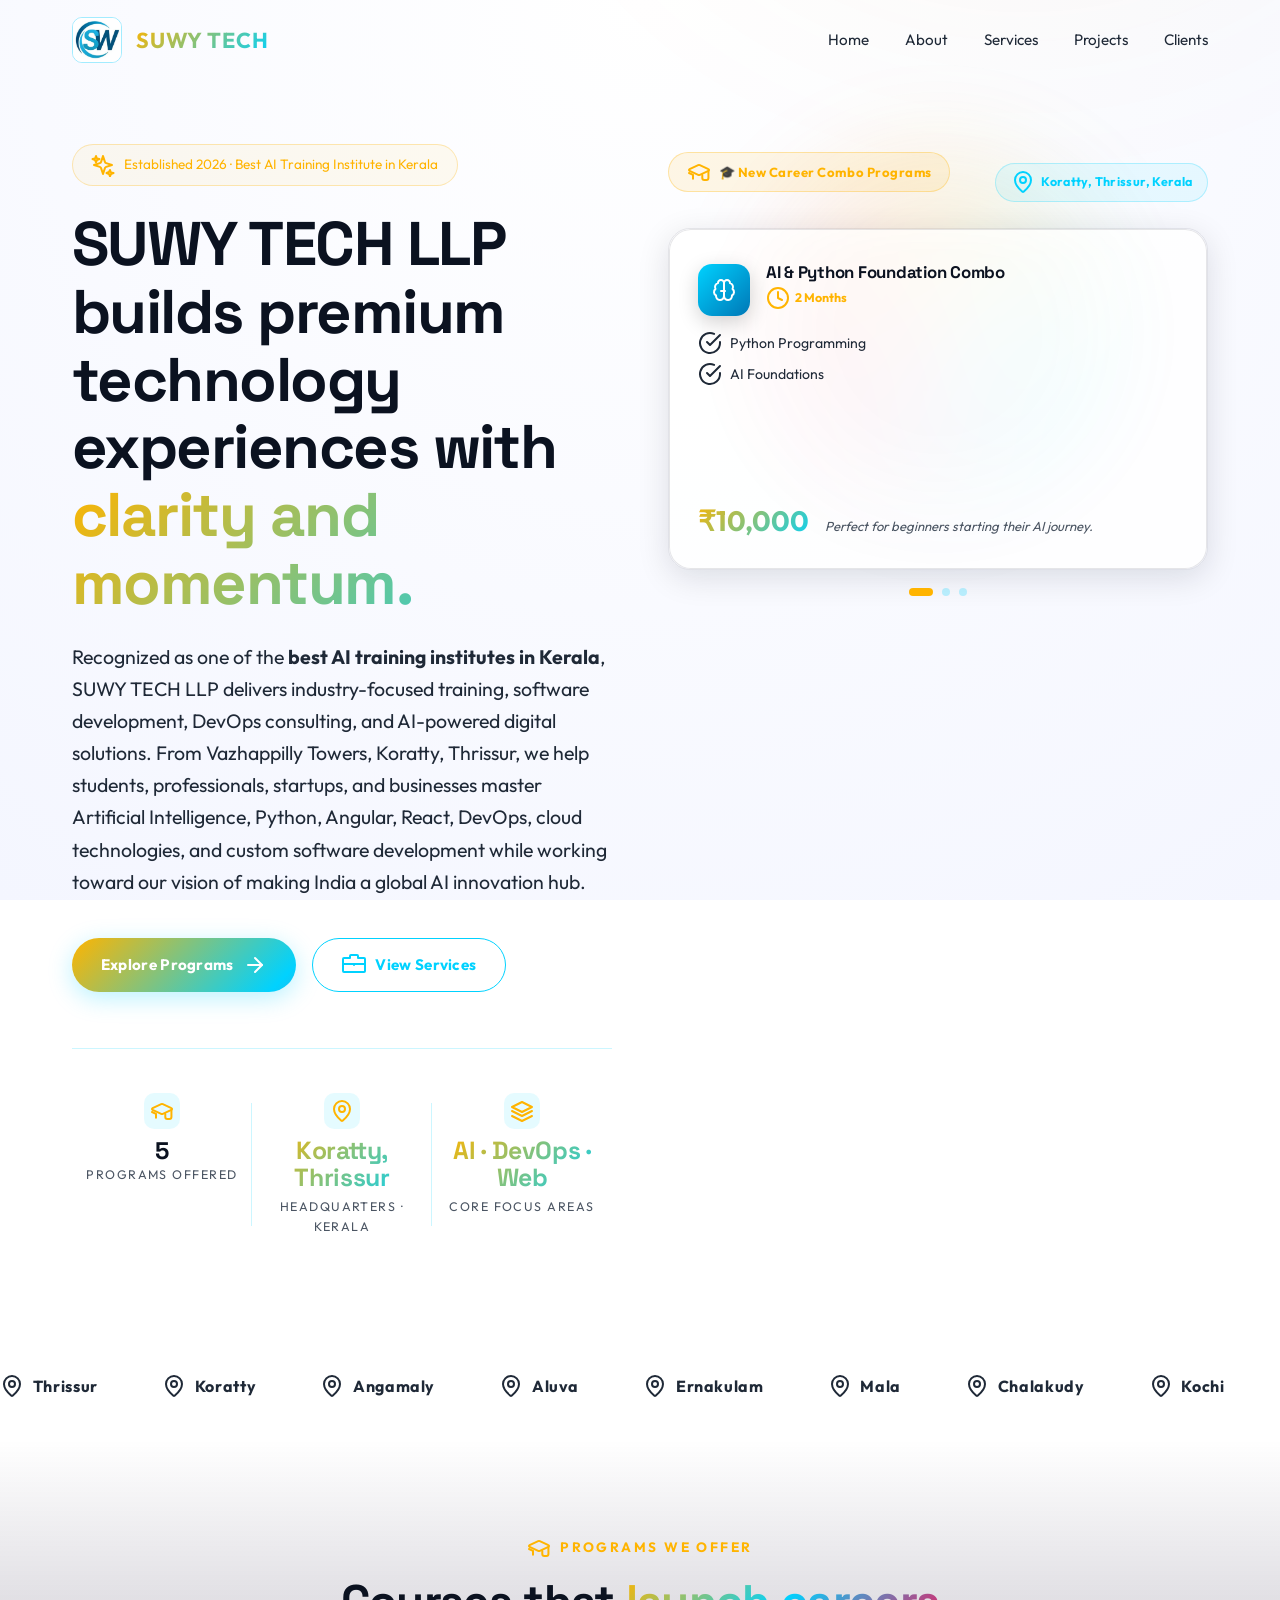
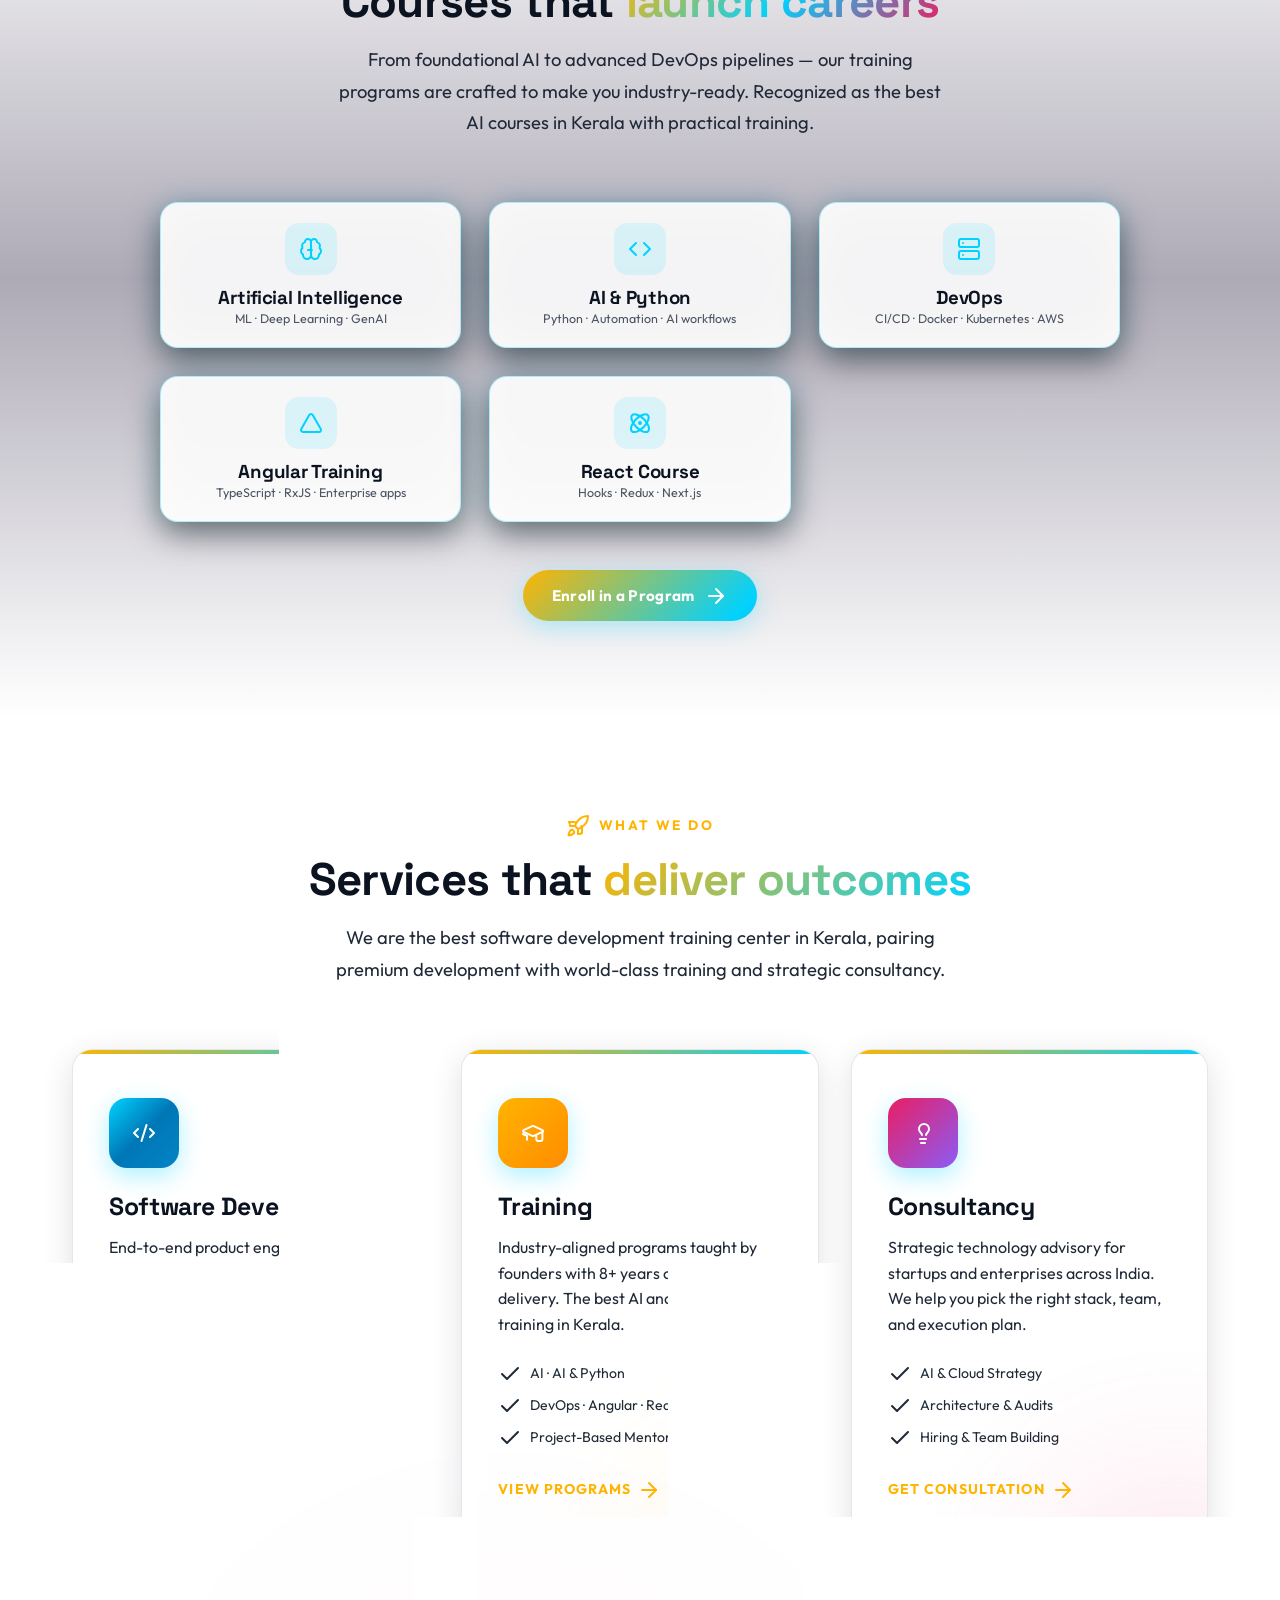
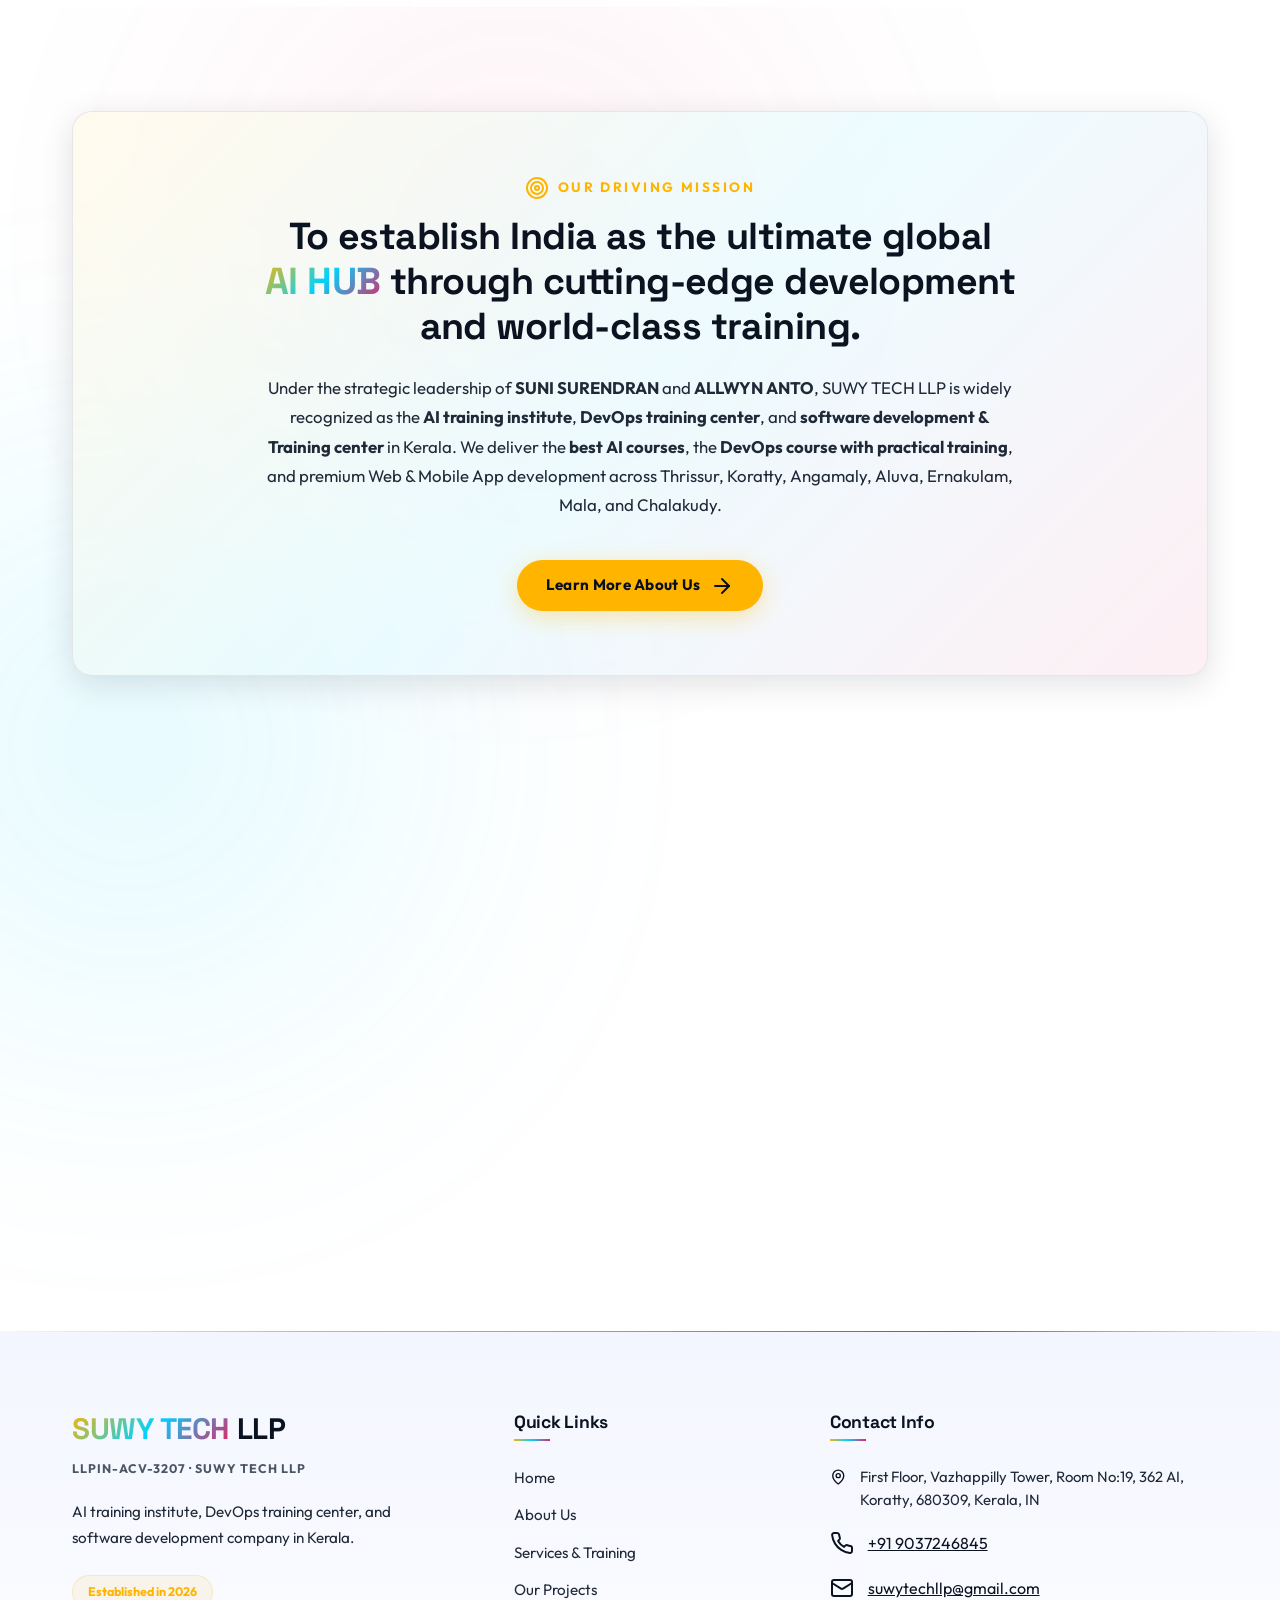
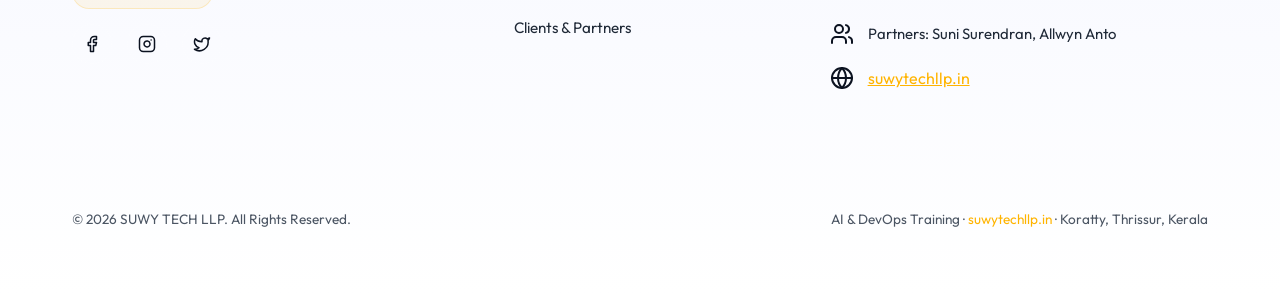
<file: index.html>
<!DOCTYPE html>
<html lang="en-IN">

<head>
  <meta charset="UTF-8">
  <meta name="viewport" content="width=device-width, initial-scale=1.0">
  <meta http-equiv="X-UA-Compatible" content="IE=edge">
  <title>Best Software Training in Kerala | AI & DevOps | SUWY TECH </title>
  <link rel="preconnect" href="https://fonts.googleapis.com">
  <link rel="preconnect" href="https://fonts.gstatic.com" crossorigin>
  <meta name="description"
    content="SUWY TECH LLP offers practical AI, Python, DevOps, Angular, and React training in Kerala with software development and tech consulting from Koratty, Thrissur.">
  <meta name="keywords"
    content="AI training institute Kerala, AI training institute Thrissur, AI course Kerala, DevOps training Kerala, DevOps training center Thrissur, software development training Kerala, python course Thrissur, angular training Kerala, react course Kerala, web development training, mobile app development Kerala, AI coaching Koratty, suwytechllp, SUWY TECH LLP, suwy tech llp, IT training Thrissur, software institute Koratty, Angamaly, Aluva, Ernakulam, Mala, Chalakudy">
  <meta name="author" content="SUWY TECH LLP">
  <meta name="robots" content="index, follow, max-image-preview:large, max-snippet:-1, max-video-preview:-1">
  <meta name="theme-color" content="#030712">
  <meta name="format-detection" content="telephone=no">
  <meta name="geo.region" content="IN-KL">
  <meta name="geo.placename" content="Thrissur, Kerala">
  <meta name="geo.position" content="10.2667;76.3500">
  <meta name="ICBM" content="10.2667, 76.3500">

  <!-- Open Graph -->
  <meta property="og:type" content="website">
  <meta property="og:site_name" content="SUWY TECH LLP">
  <meta property="og:title" content="SUWY TECH LLP | AI, Python, DevOps & Software Training in Kerala">
  <meta property="og:description"
    content="Practical AI, Python, DevOps, Angular, and React training in Kerala with software development and consulting from Koratty, Thrissur.">
  <meta property="og:url" content="https://suwytechllp.in/">
  <meta property="og:image" content="https://suwytechllp.in/assets/logo.webp">
  <meta property="og:image:alt" content="SUWY TECH LLP logo and branding">
  <meta property="og:image:width" content="1200">
  <meta property="og:image:height" content="630">
  <meta property="og:locale" content="en_IN">

  <!-- Twitter -->
  <meta name="twitter:card" content="summary_large_image">
  <meta name="twitter:title" content="SUWY TECH LLP | AI, Python, DevOps & Software Training in Kerala">
  <meta name="twitter:description"
    content="Practical AI, Python, DevOps, Angular, and React training in Kerala with software development and consulting from Koratty, Thrissur.">
  <meta name="twitter:image" content="https://suwytechllp.in/assets/logo.webp">
  <meta name="twitter:image:alt" content="SUWY TECH LLP logo and branding">
  <link rel="canonical" href="https://suwytechllp.in/" />
  <link rel="alternate" hreflang="en-in" href="https://suwytechllp.in/">
  <link rel="icon" type="image/webp" href="/assets/logo.webp">
  <link rel="apple-touch-icon" href="/assets/logo.webp">
  <link rel="stylesheet" href="css/styles.css">

  <!-- JSON-LD: Organization + LocalBusiness + Courses + Services -->
  <script type="application/ld+json">
  {
    "@context": "https://schema.org",
    "@graph": [
      {
        "@type": "Organization",
        "@id": "https://suwytechllp.in/#organization",
        "name": "SUWY TECH LLP",
        "alternateName": ["Suwytech LLP", "SUWY TECH", "suwytechllp"],
        "url": "https://suwytechllp.in",
        "logo": "https://suwytechllp.in/assets/logo.webp",
        "description": "Best AI training institute in Kerala, best DevOps training center, and best software development training center.",
        "email": "suwytechllp@gmail.com",
        "telephone": "+91-9037246845",
        "foundingDate": "2026",
        "founder": [
          { "@type": "Person", "name": "Suni Surendran" },
          { "@type": "Person", "name": "Allwyn Anto" }
        ],
        "sameAs": ["https://suwytechllp.in"]
      },
      {
        "@type": "LocalBusiness",
        "@id": "https://suwytechllp.in/#localbusiness",
        "name": "SUWY TECH LLP",
        "image": "https://suwytechllp.in/assets/logo.webp",
        "telephone": "+91-9037246845",
        "email": "suwytechllp@gmail.com",
        "priceRange": "$$",
        "address": {
          "@type": "PostalAddress",
          "streetAddress": "Vazhappilly Towers, Kinfra Park P O",
          "addressLocality": "Thrissur",
          "addressRegion": "Kerala",
          "postalCode": "680309",
          "addressCountry": "IN"
        },
        "geo": {
          "@type": "GeoCoordinates",
          "latitude": "10.2667",
          "longitude": "76.3500"
        },
        "areaServed": ["Thrissur", "Koratty", "Angamaly", "Aluva", "Ernakulam", "Mala", "Chalakudy", "Kerala", "India"],
        "openingHoursSpecification": {
          "@type": "OpeningHoursSpecification",
          "dayOfWeek": ["Monday", "Tuesday", "Wednesday", "Thursday", "Friday", "Saturday"],
          "opens": "09:00",
          "closes": "18:00"
        },
        "parentOrganization": { "@id": "https://suwytechllp.in/#organization" }
      },
      {
        "@type": "EducationalOrganization",
        "@id": "https://suwytechllp.in/#educational",
        "name": "SUWY TECH LLP - Best AI Training Institute",
        "url": "https://suwytechllp.in",
        "description": "Best AI training institute and best DevOps training center in Kerala offering practical training in AI, AI &amp; Python, DevOps, Angular, and React.",
        "address": {
          "@type": "PostalAddress",
          "streetAddress": "Vazhappilly Towers, Kinfra Park P O",
          "addressLocality": "Thrissur",
          "addressRegion": "Kerala",
          "postalCode": "680309",
          "addressCountry": "IN"
        }
      },
      {
        "@type": "Course",
        "name": "Artificial Intelligence (AI)",
        "description": "Best AI course with practical training covering machine learning, deep learning, and generative AI.",
        "provider": { "@id": "https://suwytechllp.in/#organization" }
      },
      {
        "@type": "Course",
        "name": "AI &amp; Python",
        "description": "Best Python course combined with AI fundamentals for hands-on automation and data workflows.",
        "provider": { "@id": "https://suwytechllp.in/#organization" }
      },
      {
        "@type": "Course",
        "name": "DevOps",
        "description": "Best DevOps course with practical training on CI/CD, Docker, Kubernetes, AWS, and Infrastructure as Code.",
        "provider": { "@id": "https://suwytechllp.in/#organization" }
      },
      {
        "@type": "Course",
        "name": "Angular Training",
        "description": "Best Angular training covering TypeScript, components, services, RxJS, and enterprise-grade applications.",
        "provider": { "@id": "https://suwytechllp.in/#organization" }
      },
      {
        "@type": "Course",
        "name": "React Course",
        "description": "Best React course with hooks, context, Redux, Next.js, and modern frontend architecture.",
        "provider": { "@id": "https://suwytechllp.in/#organization" }
      },
      {
        "@type": "Service",
        "name": "Software Development",
        "description": "Best software development training and product engineering services including Web &amp; Mobile App development.",
        "provider": { "@id": "https://suwytechllp.in/#organization" },
        "areaServed": ["Kerala", "India"],
        "serviceType": "Software Development"
      },
      {
        "@type": "Service",
        "name": "Professional Training",
        "description": "Best AI training, best DevOps training, best software development training in Kerala.",
        "provider": { "@id": "https://suwytechllp.in/#organization" },
        "areaServed": ["Kerala", "India"],
        "serviceType": "Professional Training"
      },
      {
        "@type": "Service",
        "name": "Consultancy",
        "description": "Technology consultancy for AI, DevOps, Web &amp; Mobile App development across India.",
        "provider": { "@id": "https://suwytechllp.in/#organization" },
        "areaServed": ["Kerala", "India"],
        "serviceType": "Consultancy"
      }
    ]
  }
  </script>

  <!-- FAQ Schema for rich search results -->
  <script type="application/ld+json">
  {
    "@context": "https://schema.org",
    "@type": "FAQPage",
    "mainEntity": [
      {
        "@type": "Question",
        "name": "Where is SUWY TECH LLP located?",
        "acceptedAnswer": {
          "@type": "Answer",
          "text": "SUWY TECH LLP is located at First Floor, Vazhappilly Tower, Room No:19, 362 AI, Koratty, Thrissur District, Kerala - 680309, India. We serve students from Thrissur, Koratty, Angamaly, Aluva, Ernakulam, Mala, and Chalakudy."
        }
      },
      {
        "@type": "Question",
        "name": "What AI training courses does SUWY TECH LLP offer?",
        "acceptedAnswer": {
          "@type": "Answer",
          "text": "SUWY TECH LLP offers Artificial Intelligence (AI), AI & Python, DevOps, Angular, and React courses. We also have career combo programs: AI & Python Foundation (2 months, ₹10,000), Full Stack AI Developer (3 months, ₹15,000), and AI Full Stack + DevOps Career Program (4 months, ₹35,000)."
        }
      },
      {
        "@type": "Question",
        "name": "Does SUWY TECH LLP offer DevOps training in Kerala?",
        "acceptedAnswer": {
          "@type": "Answer",
          "text": "Yes. SUWY TECH LLP offers practical DevOps training covering CI/CD pipelines, Docker, Kubernetes, AWS, and Infrastructure as Code. Training is available at our Koratty, Thrissur campus and is taught by founders with 8+ years of industry experience."
        }
      },
      {
        "@type": "Question",
        "name": "What Python and AI training is available in Thrissur?",
        "acceptedAnswer": {
          "@type": "Answer",
          "text": "SUWY TECH LLP in Koratty, Thrissur offers Python programming combined with AI fundamentals. The AI & Python course covers Python programming, machine learning basics, AI automation workflows, and hands-on project building."
        }
      },
      {
        "@type": "Question",
        "name": "Does SUWY TECH LLP develop mobile apps and websites?",
        "acceptedAnswer": {
          "@type": "Answer",
          "text": "Yes. SUWY TECH LLP develops Web Applications using React, Angular, and Next.js, and Mobile Apps using React Native and Flutter. Our proprietary products include True Match Matrimony and SWChits chitty management app."
        }
      }
    ]
  }
  </script>
</head>

<body>
  <!-- Ambient background glow -->
  <div class="ambient-glow orb-1"></div>
  <div class="ambient-glow orb-2"></div>
  <div class="ambient-glow orb-3"></div>

  <!-- Header Navigation -->
  <header class="header">
    <div class="container nav-container">
      <a href="/" class="logo-link" aria-label="SUWY TECH Home">
        <img src="assets/logo.webp" alt="SUWY TECH LLP Logo" class="logo-img" width="46" height="46">
        <span class="gradient-text">SUWY TECH</span>
      </a>

      <ul class="nav-menu" id="nav-menu">
        <li class="nav-item"><a href="/">Home</a></li>
        <li class="nav-item"><a href="about.html">About</a></li>
        <li class="nav-item"><a href="services.html">Services</a></li>
        <li class="nav-item"><a href="projects.html">Projects</a></li>
        <li class="nav-item"><a href="clients.html">Clients</a></li>
      </ul>

      <button class="mobile-menu-btn" aria-label="Toggle Navigation" aria-expanded="false">
        <i data-lucide="menu" aria-hidden="true"></i>
      </button>
    </div>
  </header>

  <main>
    <!-- Hero Section -->
    <section class="hero" id="hero">
      <div class="container hero-grid">
        <div class="hero-content reveal">
          <div class="badge">
            <i data-lucide="sparkles" aria-hidden="true"></i>
            <span>Established 2026 · Best AI Training Institute in Kerala</span>
          </div>
          <h1 class="hero-title">
            SUWY TECH LLP builds premium technology experiences with <span class="gradient-text">clarity and
              momentum.</span>
          </h1>
          <p class="hero-subtitle">
            Recognized as one of the <strong>best AI training institutes in Kerala</strong>, SUWY TECH LLP delivers
            industry-focused training, software development, DevOps consulting, and AI-powered digital solutions. From
            Vazhappilly Towers, Koratty, Thrissur, we help students, professionals, startups, and businesses master
            Artificial Intelligence, Python, Angular, React, DevOps, cloud technologies, and custom software development
            while working toward our vision of making India a global AI innovation hub.
          </p>
          <div class="hero-btns">
            <a href="#programs" class="btn btn-primary">
              Explore Programs
              <i data-lucide="arrow-right" aria-hidden="true"></i>
            </a>
            <a href="services.html" class="btn btn-outline">
              <i data-lucide="briefcase" aria-hidden="true"></i>
              View Services
            </a>
          </div>

          <div class="hero-stats">
            <article class="stat-item">
              <div class="stat-icon"><i data-lucide="graduation-cap" aria-hidden="true"></i></div>
              <h2>5</h2>
              <p>Programs Offered</p>
            </article>
            <article class="stat-item">
              <div class="stat-icon"><i data-lucide="map-pin" aria-hidden="true"></i></div>
              <h3>Koratty, Thrissur</h3>
              <p>Headquarters · Kerala</p>
            </article>
            <article class="stat-item">
              <div class="stat-icon"><i data-lucide="layers" aria-hidden="true"></i></div>
              <h3>AI · DevOps · Web</h3>
              <p>Core Focus Areas</p>
            </article>
          </div>
        </div>

        <div class="hero-visual reveal">
          <div class="visual-glowing-circle"></div>

          <!-- Course Combo Auto-Slider -->
          <div class="combo-slider-wrapper" aria-label="Course Combo Programs">
            <div class="combo-slider-top-bar">
              <div class="combo-slider-badge">
                <i data-lucide="graduation-cap" aria-hidden="true"></i>
                <span>🎓 New Career Combo Programs</span>
              </div>
              <div class="combo-hq-badge">
                <i data-lucide="map-pin" aria-hidden="true"></i>
                <span>Koratty, Thrissur, Kerala</span>
              </div>
            </div>

            <div class="combo-slider" id="combo-slider">
  <!-- Card 1 -->
  <article class="combo-card glass combo-card-1">
    <div class="combo-card-header">
      <div class="combo-icon" style="background: linear-gradient(135deg,#00d2ff,#0077b6)">
        <i data-lucide="brain-circuit" aria-hidden="true"></i>
      </div>
      <div>
        <!-- FIX: Changed from h2 to h3 to match sibling cards -->
        <h3>AI &amp; Python Foundation Combo</h3>
        <span class="combo-duration"><i data-lucide="clock" aria-hidden="true"></i> 2 Months</span>
      </div>
    </div>
    <ul class="combo-features">
      <li><i data-lucide="check-circle" aria-hidden="true"></i> Python Programming</li>
      <li><i data-lucide="check-circle" aria-hidden="true"></i> AI Foundations</li>
    </ul>
    <div class="combo-footer">
      <div class="combo-price">₹10,000</div>
      <p class="combo-tagline">Perfect for beginners starting their AI journey.</p>
    </div>
  </article>

  <!-- Card 2 -->
  <article class="combo-card glass combo-card-2">
    <div class="combo-card-header">
      <div class="combo-icon" style="background: linear-gradient(135deg,#FFB400,#ff6f00)">
        <i data-lucide="code-2" aria-hidden="true"></i>
      </div>
      <div>
        <!-- STAYS h3: Correctly matching standard sequence -->
        <h3>Full Stack AI Developer Combo</h3>
        <span class="combo-duration"><i data-lucide="clock" aria-hidden="true"></i> 3 Months</span>
      </div>
    </div>
    <ul class="combo-features">
      <li><i data-lucide="check-circle" aria-hidden="true"></i> Python Programming</li>
      <li><i data-lucide="check-circle" aria-hidden="true"></i> AI Foundations</li>
      <li><i data-lucide="check-circle" aria-hidden="true"></i> Angular or React</li>
    </ul>
    <div class="combo-footer">
      <div class="combo-price">₹15,000</div>
      <p class="combo-tagline">Become an AI-enabled Web Developer.</p>
    </div>
  </article>

  <!-- Card 3 -->
  <article class="combo-card glass combo-card-3">
    <div class="combo-card-header">
      <div class="combo-icon" style="background: linear-gradient(135deg,#E91E63,#8b5cf6)">
        <i data-lucide="server" aria-hidden="true"></i>
      </div>
      <div>
        <!-- STAYS h3: Correctly matching standard sequence -->
        <h3>AI Full Stack + DevOps Career Program</h3>
        <span class="combo-duration"><i data-lucide="clock" aria-hidden="true"></i> 4 Months</span>
      </div>
    </div>
    <ul class="combo-features">
      <li><i data-lucide="check-circle" aria-hidden="true"></i> Python Programming</li>
      <li><i data-lucide="check-circle" aria-hidden="true"></i> AI Foundations</li>
      <li><i data-lucide="check-circle" aria-hidden="true"></i> Angular or React</li>
      <li><i data-lucide="check-circle" aria-hidden="true"></i> DevOps &amp; Cloud</li>
    </ul>
    <div class="combo-footer">
      <div class="combo-price">₹35,000</div>
      <p class="combo-tagline">Complete industry-ready program: dev, AI, deployment &amp; cloud.</p>
    </div>
    <div class="combo-seats-badge">🔥 Limited Seats Available</div>
  </article>
</div>





            <!-- Dots -->
            <div class="combo-dots" id="combo-dots" aria-label="Slider navigation">
              <button class="combo-dot active" data-index="0" aria-label="Card 1"></button>
              <button class="combo-dot" data-index="1" aria-label="Card 2"></button>
              <button class="combo-dot" data-index="2" aria-label="Card 3"></button>
            </div>
          </div>
        </div>
      </div>
    </section>

    <!-- Marquee Strip -->
    <section class="marquee-section" aria-label="Service areas">
      <div class="marquee-track">
        <span class="marquee-item"><i data-lucide="map-pin" aria-hidden="true"></i> Thrissur</span>
        <span class="marquee-item"><i data-lucide="map-pin" aria-hidden="true"></i> Koratty</span>
        <span class="marquee-item"><i data-lucide="map-pin" aria-hidden="true"></i> Angamaly</span>
        <span class="marquee-item"><i data-lucide="map-pin" aria-hidden="true"></i> Aluva</span>
        <span class="marquee-item"><i data-lucide="map-pin" aria-hidden="true"></i> Ernakulam</span>
        <span class="marquee-item"><i data-lucide="map-pin" aria-hidden="true"></i> Mala</span>
        <span class="marquee-item"><i data-lucide="map-pin" aria-hidden="true"></i> Chalakudy</span>
        <span class="marquee-item"><i data-lucide="map-pin" aria-hidden="true"></i> Kochi</span>
        <span class="marquee-item"><i data-lucide="map-pin" aria-hidden="true"></i> Thrissur</span>
        <span class="marquee-item"><i data-lucide="map-pin" aria-hidden="true"></i> Koratty</span>
        <span class="marquee-item"><i data-lucide="map-pin" aria-hidden="true"></i> Angamaly</span>
        <span class="marquee-item"><i data-lucide="map-pin" aria-hidden="true"></i> Aluva</span>
        <span class="marquee-item"><i data-lucide="map-pin" aria-hidden="true"></i> Ernakulam</span>
        <span class="marquee-item"><i data-lucide="map-pin" aria-hidden="true"></i> Mala</span>
        <span class="marquee-item"><i data-lucide="map-pin" aria-hidden="true"></i> Chalakudy</span>
        <span class="marquee-item"><i data-lucide="map-pin" aria-hidden="true"></i> Kochi</span>
      </div>
    </section>

    <!-- Courses Animation Section -->
    <section class="courses-section reveal" id="programs">
      <div class="container">
        <div class="courses-header">
          <span class="section-tag"><i data-lucide="graduation-cap" aria-hidden="true"></i> Programs We Offer</span>
          <h2 class="section-title">Courses that <span class="gradient-text-premium">launch careers</span></h2>
          <p class="section-subtitle">
            From foundational AI to advanced DevOps pipelines — our training programs are crafted to make you
            industry-ready. Recognized as the best AI courses in Kerala with practical training.
          </p>
        </div>

        <div class="courses-static-grid" aria-label="Course programs">
  
  <!-- Card 1 -->
  <article class="orbit-card">
    <div class="oc-icon"><i data-lucide="brain-circuit" aria-hidden="true"></i></div>
    <!-- FIX: Changed from h4 to h3 -->
    <h3>Artificial Intelligence</h3>
    <p>ML · Deep Learning · GenAI</p>
  </article>

  <!-- Card 2 -->
  <article class="orbit-card">
    <div class="oc-icon"><i data-lucide="code" aria-hidden="true"></i></div>
    <!-- FIX: Changed from h4 to h3 -->
    <h3>AI &amp; Python</h3>
    <p>Python · Automation · AI workflows</p>
  </article>

  <!-- Card 3 -->
  <article class="orbit-card">
    <div class="oc-icon"><i data-lucide="server" aria-hidden="true"></i></div>
    <!-- FIX: Changed from h4 to h3 -->
    <h3>DevOps</h3>
    <p>CI/CD · Docker · Kubernetes · AWS</p>
  </article>

  <!-- Card 4 -->
  <article class="orbit-card">
    <div class="oc-icon"><i data-lucide="triangle" aria-hidden="true"></i></div>
    <!-- FIX: Changed from h4 to h3 -->
    <h3>Angular Training</h3>
    <p>TypeScript · RxJS · Enterprise apps</p>
  </article>

  <!-- Card 5 -->
  <article class="orbit-card">
    <div class="oc-icon"><i data-lucide="atom" aria-hidden="true"></i></div>
    <!-- FIX: Changed from h4 to h3 -->
    <h3>React Course</h3>
    <p>Hooks · Redux · Next.js</p>
  </article>

</div>

        <div style="text-align:center; margin-top: 3rem;">
          <a href="services.html#training" class="btn btn-primary">
            Enroll in a Program
            <i data-lucide="arrow-right" aria-hidden="true"></i>
          </a>
        </div>
      </div>
    </section>

    <!-- Services Highlight Section -->
    <section class="services-highlight-section reveal" id="services-highlight">
      <div class="container">
        <div class="courses-header">
          <span class="section-tag"><i data-lucide="rocket" aria-hidden="true"></i> What We Do</span>
          <h2 class="section-title">Services that <span class="gradient-text">deliver outcomes</span></h2>
          <p class="section-subtitle">
            We are the best software development training center in Kerala, pairing premium development with world-class
            training and strategic consultancy.
          </p>
        </div>

        <div class="services-highlight-grid">
          <article class="glass sh-card sh-software">
            <div class="sh-icon"><i data-lucide="code-2" aria-hidden="true"></i></div>
            <h3>Software Development</h3>
            <p>End-to-end product engineering from ideation to launch. Recognized as the best website maker and mobile
              app maker in Thrissur, Kerala.</p>
            <ul class="sh-sub-list">
              <li><i data-lucide="check" aria-hidden="true"></i> Web Application Development</li>
              <li><i data-lucide="check" aria-hidden="true"></i> Mobile App Development</li>
              <li><i data-lucide="check" aria-hidden="true"></i> AI-Integrated Platforms</li>
            </ul>
            <a href="services.html#software" class="sh-cta">Explore development <i data-lucide="arrow-right"
                aria-hidden="true"></i></a>
          </article>

          <article class="glass sh-card sh-training">
            <div class="sh-icon"><i data-lucide="graduation-cap" aria-hidden="true"></i></div>
            <h3>Training</h3>
            <p>Industry-aligned programs taught by founders with 8+ years of real-world delivery. The best AI and DevOps
              training in Kerala.</p>
            <ul class="sh-sub-list">
              <li><i data-lucide="check" aria-hidden="true"></i> AI · AI &amp; Python</li>
              <li><i data-lucide="check" aria-hidden="true"></i> DevOps · Angular · React</li>
              <li><i data-lucide="check" aria-hidden="true"></i> Project-Based Mentorship</li>
            </ul>
            <a href="services.html#training" class="sh-cta">View programs <i data-lucide="arrow-right"
                aria-hidden="true"></i></a>
          </article>

          <article class="glass sh-card sh-consultancy">
            <div class="sh-icon"><i data-lucide="lightbulb" aria-hidden="true"></i></div>
            <h3>Consultancy</h3>
            <p>Strategic technology advisory for startups and enterprises across India. We help you pick the right
              stack, team, and execution plan.</p>
            <ul class="sh-sub-list">
              <li><i data-lucide="check" aria-hidden="true"></i> AI &amp; Cloud Strategy</li>
              <li><i data-lucide="check" aria-hidden="true"></i> Architecture &amp; Audits</li>
              <li><i data-lucide="check" aria-hidden="true"></i> Hiring &amp; Team Building</li>
            </ul>
            <a href="services.html#consultancy" class="sh-cta">Get consultation <i data-lucide="arrow-right"
                aria-hidden="true"></i></a>
          </article>
        </div>
      </div>
    </section>

    <!-- Mission Section -->
    <section class="mission-section reveal">
      <div class="container">
        <div class="glass mission-card">
          <span class="section-tag"><i data-lucide="target" aria-hidden="true"></i> Our Driving Mission</span>
          <h2>
            To establish India as the ultimate global <span class="gradient-text-premium">AI HUB</span> through
            cutting-edge development and world-class training.
          </h2>
          <p>
            Under the strategic leadership of <strong>SUNI SURENDRAN</strong> and <strong>ALLWYN ANTO</strong>, SUWY
            TECH LLP is widely recognized as the <strong>AI training institute</strong>, <strong>DevOps training
              center</strong>, and <strong>software development & Training center</strong> in Kerala. We deliver the
            <strong>best AI courses</strong>, the <strong>DevOps course with practical training</strong>, and premium
            Web &amp; Mobile App development across Thrissur, Koratty, Angamaly, Aluva, Ernakulam, Mala, and Chalakudy.
          </p>
          <a href="about.html" class="btn btn-gold">
            Learn More About Us
            <i data-lucide="arrow-right" aria-hidden="true"></i>
          </a>
        </div>
      </div>
    </section>

    <!-- CTA Banner -->
    <section class="cta-banner reveal">
      <div class="container">
        <div class="glass cta-container">
          <div class="cta-content">
            <span class="section-tag"><i data-lucide="mail" aria-hidden="true"></i> Get In Touch</span>
            <h2>Let's build your next technology venture — together.</h2>
            <p>We are open for software development projects, client consultations, and advanced professional training
              programs at the best AI training institute in Kerala.</p>
          </div>
          <div class="cta-action">
            <a href="mailto:suwytechllp@gmail.com" class="btn btn-primary">
              <i data-lucide="mail" aria-hidden="true"></i>
              Email Us
            </a>
            <span style="font-size: 0.9rem; color: var(--text-muted);">
              Or call: <a href="tel:+919037246845" style="color: var(--accent-gold); font-weight: 600;">+91
                9037246845</a>
            </span>
          </div>
        </div>
      </div>
    </section>
  </main>

  <!-- Footer -->
  <!-- <footer class="footer" itemscope itemtype="https://schema.org/LocalBusiness">
    <div class="container footer-grid">
      <div class="footer-brand">
        <h2><span class="gradient-text-premium">SUWY TECH</span> LLP</h2>
        <p class="footer-llpin">LLPIN-ACV-3207 · <span itemprop="name">SUWY TECH LLP</span></p>
        <p class="footer-description">
          AI training institute, DevOps training center, and software development company in Kerala.
        </p>
        <span class="footer-est">Established in 2026</span>
      </div>

      <div class="footer-links">
        <h3>Quick Links</h3>
        <ul>
          <li><a href="index.html">Home</a></li>
          <li><a href="about.html">About Us</a></li>
          <li><a href="services.html">Services &amp; Training</a></li>
          <li><a href="projects.html">Our Projects</a></li>
          <li><a href="clients.html">Clients &amp; Partners</a></li>
        </ul>
      </div>

      <div class="footer-contact">
        <h3>Contact Info</h3>
        <ul class="contact-details">
          <li>
            <i data-lucide="map-pin" aria-hidden="true"></i>
            <span>First Floor, Vazhappilly Tower, Room No:19, 362 AI, Koratty, 680309, Kerala, IN</span>
          </li>
          <li>
            <i data-lucide="phone" aria-hidden="true"></i>
            <a href="tel:+919037246845" itemprop="telephone" style="color: inherit; text-decoration: underline;">+91
              9037246845</a>
          </li>
          <li>
            <i data-lucide="mail" aria-hidden="true"></i>
            <a href="mailto:suwytechllp@gmail.com" itemprop="email"
              style="color: inherit; text-decoration: underline;">suwytechllp@gmail.com</a>
          </li>
          <li>
            <i data-lucide="users" aria-hidden="true"></i>
            <span>Partners: <span itemprop="founder">Suni Surendran, Allwyn Anto</span></span>
          </li>
          <li>
            <i data-lucide="globe" aria-hidden="true"></i>
            <a href="https://suwytechllp.in/"
              style="color: var(--accent-gold); text-decoration: underline;">suwytechllp.in</a>
          </li>
        </ul>
      </div>
    </div>

    <div class="footer-bottom">
      <div class="container footer-bottom-flex">
        <p>&copy; 2026 SUWY TECH LLP. All Rights Reserved.</p>
        <p>AI &amp; DevOps Training · <a href="https://suwytechllp.in"
            style="color: var(--accent-gold);">suwytechllp.in</a> · Koratty, Thrissur, Kerala</p>
      </div>
    </div>
  </footer> -->



  <!-- Footer -->
<footer class="footer" itemscope itemtype="https://schema.org/LocalBusiness">
  <div class="container footer-grid">
    <div class="footer-brand">
      <h2><span class="gradient-text-premium">SUWY TECH</span> LLP</h2>
      <p class="footer-llpin">LLPIN-ACV-3207 · <span itemprop="name">SUWY TECH LLP</span></p>
      <p class="footer-description">
        AI training institute, DevOps training center, and software development company in Kerala.
      </p>
      <span class="footer-est">Established in 2026</span>
      
      <!-- Social Media Icons Section -->
      <div class="footer-social" style="margin-top: 15px; display: flex; gap: 15px;">
        <a href="https://www.facebook.com/suwytechllp" target="_blank" rel="noopener" aria-label="Facebook" style="color: inherit;">
          <i data-lucide="facebook" aria-hidden="true"></i>
        </a>
        <a href="https://www.instagram.com/suwytechllp/" target="_blank" rel="noopener" aria-label="Instagram" style="color: inherit;">
          <i data-lucide="instagram" aria-hidden="true"></i>
        </a>
        <a href="https://x.com/suwytechllp" target="_blank" rel="noopener" aria-label="X (Twitter)" style="color: inherit;">
          <i data-lucide="twitter" aria-hidden="true"></i>
        </a>
      </div>
    </div>

    <div class="footer-links">
      <h3>Quick Links</h3>
      <ul>
        <li><a href="index.html">Home</a></li>
        <li><a href="about.html">About Us</a></li>
        <li><a href="services.html">Services &amp; Training</a></li>
        <li><a href="projects.html">Our Projects</a></li>
        <li><a href="clients.html">Clients &amp; Partners</a></li>
      </ul>
    </div>

    <div class="footer-contact">
      <h3>Contact Info</h3>
      <ul class="contact-details">
        <li>
          <i data-lucide="map-pin" aria-hidden="true"></i>
          <span>First Floor, Vazhappilly Tower, Room No:19, 362 AI, Koratty, 680309, Kerala, IN</span>
        </li>
        <li>
          <i data-lucide="phone" aria-hidden="true"></i>
          <a href="tel:+919037246845" itemprop="telephone" style="color: inherit; text-decoration: underline;">+91 9037246845</a>
        </li>
        <li>
          <i data-lucide="mail" aria-hidden="true"></i>
          <a href="mailto:suwytechllp@gmail.com" itemprop="email" style="color: inherit; text-decoration: underline;">suwytechllp@gmail.com</a>
        </li>
        <li>
          <i data-lucide="users" aria-hidden="true"></i>
          <span>Partners: <span itemprop="founder">Suni Surendran, Allwyn Anto</span></span>
        </li>
        <li>
          <i data-lucide="globe" aria-hidden="true"></i>
          <a href="https://suwytechllp.in/" style="color: var(--accent-gold); text-decoration: underline;">suwytechllp.in</a>
        </li>
      </ul>
    </div>
  </div>

  <div class="footer-bottom">
    <div class="container footer-bottom-flex">
      <p>&copy; 2026 SUWY TECH LLP. All Rights Reserved.</p>
      <p>AI &amp; DevOps Training · <a href="https://suwytechllp.in" style="color: var(--accent-gold);">suwytechllp.in</a> · Koratty, Thrissur, Kerala</p>
    </div>
  </div>
</footer>



  <script defer src="js/lucide.js"></script>
  <script defer src="js/main.js"></script>
</body>

</html>
</file>
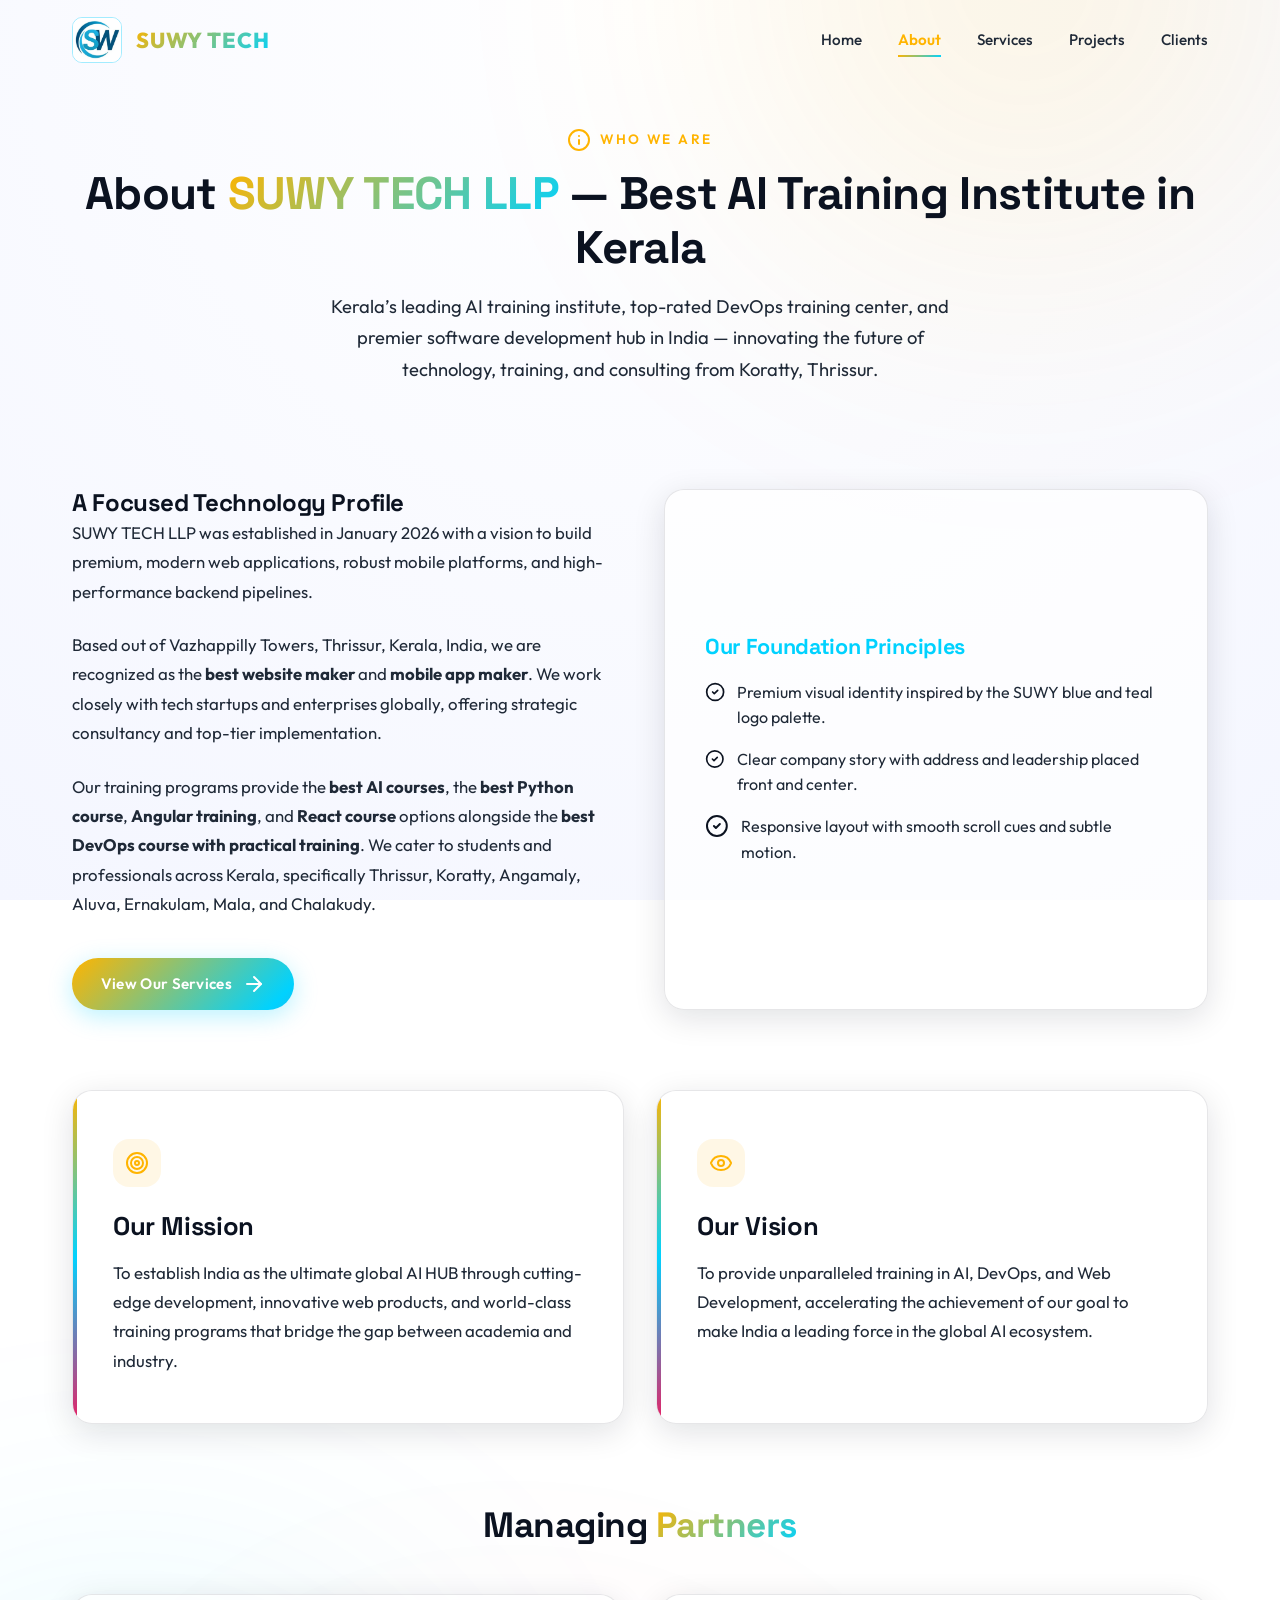
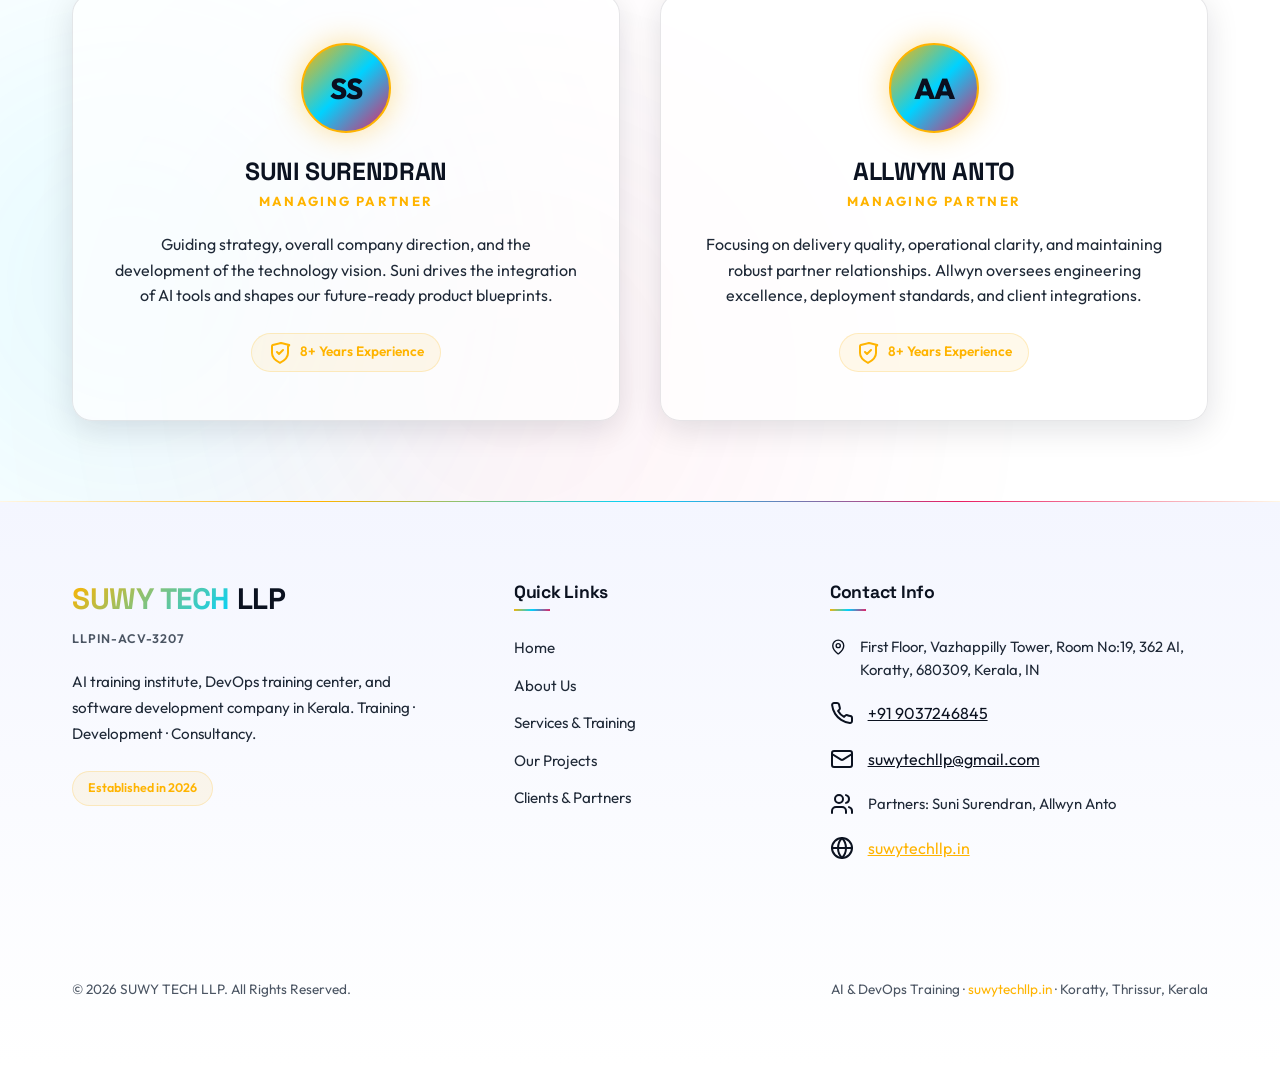
<file: about.html>
<!DOCTYPE html>
<html lang="en-IN">

<head>
  <meta charset="UTF-8">
  <meta name="viewport" content="width=device-width, initial-scale=1.0">
  <meta http-equiv="X-UA-Compatible" content="IE=edge">
  <title>About SUWY TECH LLP | Best AI Training Institute in Kerala </title>
  <link rel="preconnect" href="https://fonts.googleapis.com">
  <link rel="preconnect" href="https://fonts.gstatic.com" crossorigin>
  <link rel="preload" as="style"
    href="https://fonts.googleapis.com/css2?family=Outfit:wght@300;400;500;600;700;800;900&family=Space+Grotesk:wght@400;500;600;700&display=swap">
  <link rel="stylesheet"
    href="https://fonts.googleapis.com/css2?family=Outfit:wght@300;400;500;600;700;800;900&family=Space+Grotesk:wght@400;500;600;700&display=swap"
    media="print" onload="this.media='all'">
  <meta name="description"
    content="SUWY TECH LLP in Koratty, Thrissur is Kerala's leading tech hub. Founded by Suni & Allwyn, we provide premium training in AI, Python, DevOps & Web Dev.">
  <meta name="keywords"
    content="about SUWY TECH LLP, suwytechllp, suwytechllp.in, suwy tech llp, best AI training institute, best AI training institute in Kerala, best DevOps training center, best software development training center, best AI courses Thrissur, best website maker Thrissur, best mobile app maker Kerala, Koratty, Angamaly, Aluva, Ernakulam, Mala, Chalakudy, Suni Surendran, Allwyn Anto">
  <meta name="author" content="SUWY TECH LLP">
  <meta name="robots" content="index, follow, max-image-preview:large, max-snippet:-1">
  <meta name="theme-color" content="#030712">
  <link rel="canonical" href="https://suwytechllp.in/about.html" />

  <meta property="og:type" content="website">
  <meta property="og:site_name" content="SUWY TECH LLP">
  <meta property="og:title" content="About SUWY TECH LLP | Best AI Training Institute in Kerala">
  <meta property="og:description"
    content="Kerala's leading AI training institute &amp; tech hub in Koratty, Thrissur. Practical AI, Python, DevOps, Angular &amp; React courses by 8+ year industry experts.">
  <meta property="og:url" content="https://suwytechllp.in/about.html">
  <meta property="og:image" content="https://suwytechllp.in/assets/logo.webp">
  <meta property="og:locale" content="en_IN">

  <meta name="twitter:card" content="summary_large_image">
  <meta name="twitter:title" content="About SUWY TECH LLP | Best AI Training Institute in Kerala">
  <meta name="twitter:description"
    content="Kerala's leading AI training institute in Koratty, Thrissur. Practical AI, Python, DevOps &amp; more by 8+ year experts.">
  <meta name="twitter:image" content="https://suwytechllp.in/assets/logo.webp">

  <link rel="icon" type="image/webp" href="assets/logo.webp">
  <link rel="stylesheet" href="css/styles.css">

  <script type="application/ld+json">
  {
    "@context": "https://schema.org",
    "@graph": [
      {
        "@type": "AboutPage",
        "name": "About SUWY TECH LLP",
        "url": "https://suwytechllp.in/about.html",
        "description": "About SUWY TECH LLP — the best AI training institute in Kerala.",
        "primaryImageOfPage": { "@type": "ImageObject", "url": "https://suwytechllp.in/assets/logo.webp" }
      },
      {
        "@type": "Organization",
        "@id": "https://suwytechllp.in/#organization",
        "name": "SUWY TECH LLP",
        "alternateName": ["Suwytech LLP", "SUWY TECH", "suwytechllp"],
        "url": "https://suwytechllp.in/",
        "logo": "https://suwytechllp.in/assets/logo.webp",
        "foundingDate": "2026",
        "founder": [
          { "@type": "Person", "name": "Suni Surendran" },
          { "@type": "Person", "name": "Allwyn Anto" }
        ],
        "email": "suwytechllp@gmail.com",
        "telephone": "+91-9037246845",
        "address": {
          "@type": "PostalAddress",
          "streetAddress": "Vazhappilly Towers, Kinfra Park P O",
          "addressLocality": "Thrissur",
          "addressRegion": "Kerala",
          "postalCode": "680309",
          "addressCountry": "IN"
        }
      }
    ]
  }
  </script>
</head>

<body>
  <!-- Ambient background glow -->
  <div class="ambient-glow orb-1"></div>
  <div class="ambient-glow orb-2"></div>
  <div class="ambient-glow orb-3"></div>

  <!-- Header Navigation -->
  <header class="header">
    <div class="container nav-container">
      <a href="index.html" class="logo-link">
        <img src="assets/logo.webp" alt="SUWY TECH LLP Logo" class="logo-img" width="46" height="46" loading="lazy">
        <span class="gradient-text">SUWY TECH</span>
      </a>

      <ul class="nav-menu">
        <li class="nav-item"><a href="index.html">Home</a></li>
        <li class="nav-item"><a href="about.html" class="active">About</a></li>
        <li class="nav-item"><a href="services.html">Services</a></li>
        <li class="nav-item"><a href="projects.html">Projects</a></li>
        <li class="nav-item"><a href="clients.html">Clients</a></li>
      </ul>

      <button class="mobile-menu-btn" aria-expanded="false" aria-controls="nav-menu" aria-label="Toggle Navigation">
        <i data-lucide="menu" aria-hidden="true"></i>
      </button>
    </div>
  </header>

  <!-- Main Content -->
  <main>
    <!-- Page Header -->
    <section class="about-header">
      <div class="container reveal">
        <span class="section-tag"><i data-lucide="info" aria-hidden="true"></i> Who We Are</span>
        <h1 class="section-title">About <span class="gradient-text">SUWY TECH LLP</span> — Best AI Training Institute in
          Kerala</h1>
        <p class="section-subtitle" style="margin-left: auto; margin-right: auto;">
          Kerala’s leading AI training institute, top-rated DevOps training center, and premier software development hub
          in India — innovating the future of technology, training, and consulting from Koratty, Thrissur.
        </p>
      </div>
    </section>

    <!-- Intro Grid -->
    <section class="reveal" style="padding-top: 0;">
      <div class="container about-intro-grid">
        <div class="about-intro-text">
          <h2>A Focused Technology Profile</h2>
          <p>
            SUWY TECH LLP was established in January 2026 with a vision to build premium, modern web applications,
            robust mobile platforms, and high-performance backend pipelines.
          </p>
          <p>
            Based out of Vazhappilly Towers, Thrissur, Kerala, India, we are recognized as the <strong>best website
              maker</strong> and <strong>mobile app maker</strong>. We work closely with tech startups and enterprises
            globally, offering strategic consultancy and top-tier implementation.
          </p>
          <p>
            Our training programs provide the <strong>best AI courses</strong>, the <strong>best Python course</strong>,
            <strong>Angular training</strong>, and <strong>React course</strong> options alongside the <strong>best
              DevOps course with practical training</strong>. We cater to students and professionals across Kerala,
            specifically Thrissur, Koratty, Angamaly, Aluva, Ernakulam, Mala, and Chalakudy.
          </p>
          <div style="margin-top: 1rem;">
            <a href="services.html" class="btn btn-primary">
              View Our Services
              <i data-lucide="arrow-right" aria-hidden="true"></i>
            </a>
          </div>
        </div>

        <div class="glass" style="padding: 2.5rem; display: flex; flex-direction: column; justify-content: center;">
          <h3 style="font-size: 1.35rem; margin-bottom: 1.25rem; color: var(--accent-cyan);">Our Foundation Principles
          </h3>
          <ul style="list-style: none; display: flex; flex-direction: column; gap: 1rem;">
            <li style="display: flex; gap: 0.75rem; align-items: flex-start;">
              <i data-lucide="check-circle-2" aria-hidden="true"></i>
              <p style="margin-bottom: 0;">Premium visual identity inspired by the SUWY blue and teal logo palette.</p>
            </li>
            <li style="display: flex; gap: 0.75rem; align-items: flex-start;">
              <i data-lucide="check-circle-2" aria-hidden="true"></i>
              <p style="margin-bottom: 0;">Clear company story with address and leadership placed front and center.</p>
            </li>
            <li style="display: flex; gap: 0.75rem; align-items: flex-start;">
              <i data-lucide="check-circle-2" aria-hidden="true"></i>
              <p style="margin-bottom: 0;">Responsive layout with smooth scroll cues and subtle motion.</p>
            </li>
          </ul>
        </div>
      </div>
    </section>

    <!-- Mission & Vision Cards -->
    <section class="reveal">
      <div class="container mission-vision-cards">
        <article class="glass mv-card">
          <div class="card-icon-lg">
            <i data-lucide="target" aria-hidden="true"></i>
          </div>
          <h3>Our Mission</h3>
          <p>
            To establish India as the ultimate global AI HUB through cutting-edge development, innovative web products,
            and world-class training programs that bridge the gap between academia and industry.
          </p>
        </article>

        <article class="glass mv-card">
          <div class="card-icon-lg">
            <i data-lucide="eye" aria-hidden="true"></i>
          </div>
          <h3>Our Vision</h3>
          <p>
            To provide unparalleled training in AI, DevOps, and Web Development, accelerating the achievement of our
            goal to make India a leading force in the global AI ecosystem.
          </p>
        </article>
      </div>
    </section>

    <!-- Leadership Section -->
    <section class="partners-section reveal">
      <div class="container">
        <h2 class="partners-title">Managing <span class="gradient-text">Partners</span></h2>
        <div class="partners-grid">

          <article class="glass partner-card">
            <div class="partner-avatar">SS</div>
            <h3>SUNI SURENDRAN</h3>
            <span class="partner-role">Managing Partner</span>
            <p>
              Guiding strategy, overall company direction, and the development of the technology vision. Suni drives the
              integration of AI tools and shapes our future-ready product blueprints.
            </p>
            <span class="experience-badge">
              <i data-lucide="shield-check" aria-hidden="true"></i>
              8+ Years Experience
            </span>
          </article>

          <article class="glass partner-card">
            <div class="partner-avatar">AA</div>
            <h3>ALLWYN ANTO</h3>
            <span class="partner-role">Managing Partner</span>
            <p>
              Focusing on delivery quality, operational clarity, and maintaining robust partner relationships. Allwyn
              oversees engineering excellence, deployment standards, and client integrations.
            </p>
            <span class="experience-badge">
              <i data-lucide="shield-check" aria-hidden="true"></i>
              8+ Years Experience
            </span>
          </article>

        </div>
      </div>
    </section>
  </main>

  <!-- Footer -->
  <footer class="footer">
    <div class="container footer-grid">
      <div class="footer-brand">
        <h2><span class="gradient-text">SUWY TECH</span> LLP</h2>
        <p class="footer-llpin">LLPIN-ACV-3207</p>
        <p class="footer-description">
          AI training institute, DevOps training center, and software development company in Kerala. Training ·
          Development · Consultancy.
        </p>
        <span class="footer-est">Established in 2026</span>
      </div>

      <div class="footer-links">
        <h3>Quick Links</h3>
        <ul>
          <li><a href="index.html">Home</a></li>
          <li><a href="about.html">About Us</a></li>
          <li><a href="services.html">Services &amp; Training</a></li>
          <li><a href="projects.html">Our Projects</a></li>
          <li><a href="clients.html">Clients &amp; Partners</a></li>
        </ul>
      </div>

      <div class="footer-contact">
        <h3>Contact Info</h3>
        <ul class="contact-details">
          <li>
            <i data-lucide="map-pin" aria-hidden="true"></i>
            <span>First Floor, Vazhappilly Tower, Room No:19, 362 AI, Koratty, 680309, Kerala, IN</span>
          </li>
          <li>
            <i data-lucide="phone" aria-hidden="true"></i>
            <a href="tel:+919037246845" style="color: inherit; text-decoration: underline;">+91 9037246845</a>
          </li>
          <li>
            <i data-lucide="mail" aria-hidden="true"></i>
            <a href="mailto:suwytechllp@gmail.com"
              style="color: inherit; text-decoration: underline;">suwytechllp@gmail.com</a>
          </li>
          <li>
            <i data-lucide="users" aria-hidden="true"></i>
            <span>Partners: Suni Surendran, Allwyn Anto</span>
          </li>
          <li>
            <i data-lucide="globe" aria-hidden="true"></i>
            <a href="https://suwytechllp.in/"
              style="color: var(--accent-gold); text-decoration: underline;">suwytechllp.in</a>
          </li>
        </ul>
      </div>
    </div>

    <div class="footer-bottom">
      <div class="container footer-bottom-flex">
        <p>&copy; 2026 SUWY TECH LLP. All Rights Reserved.</p>
        <p>AI &amp; DevOps Training · <a href="https://suwytechllp.in/"
            style="color: var(--accent-gold);">suwytechllp.in</a> · Koratty, Thrissur, Kerala</p>
      </div>
    </div>
  </footer>

  <!-- Scripts -->
  <script defer src="js/lucide.js"></script>
  <script defer src="js/main.js"></script>
</body>

</html>
</file>
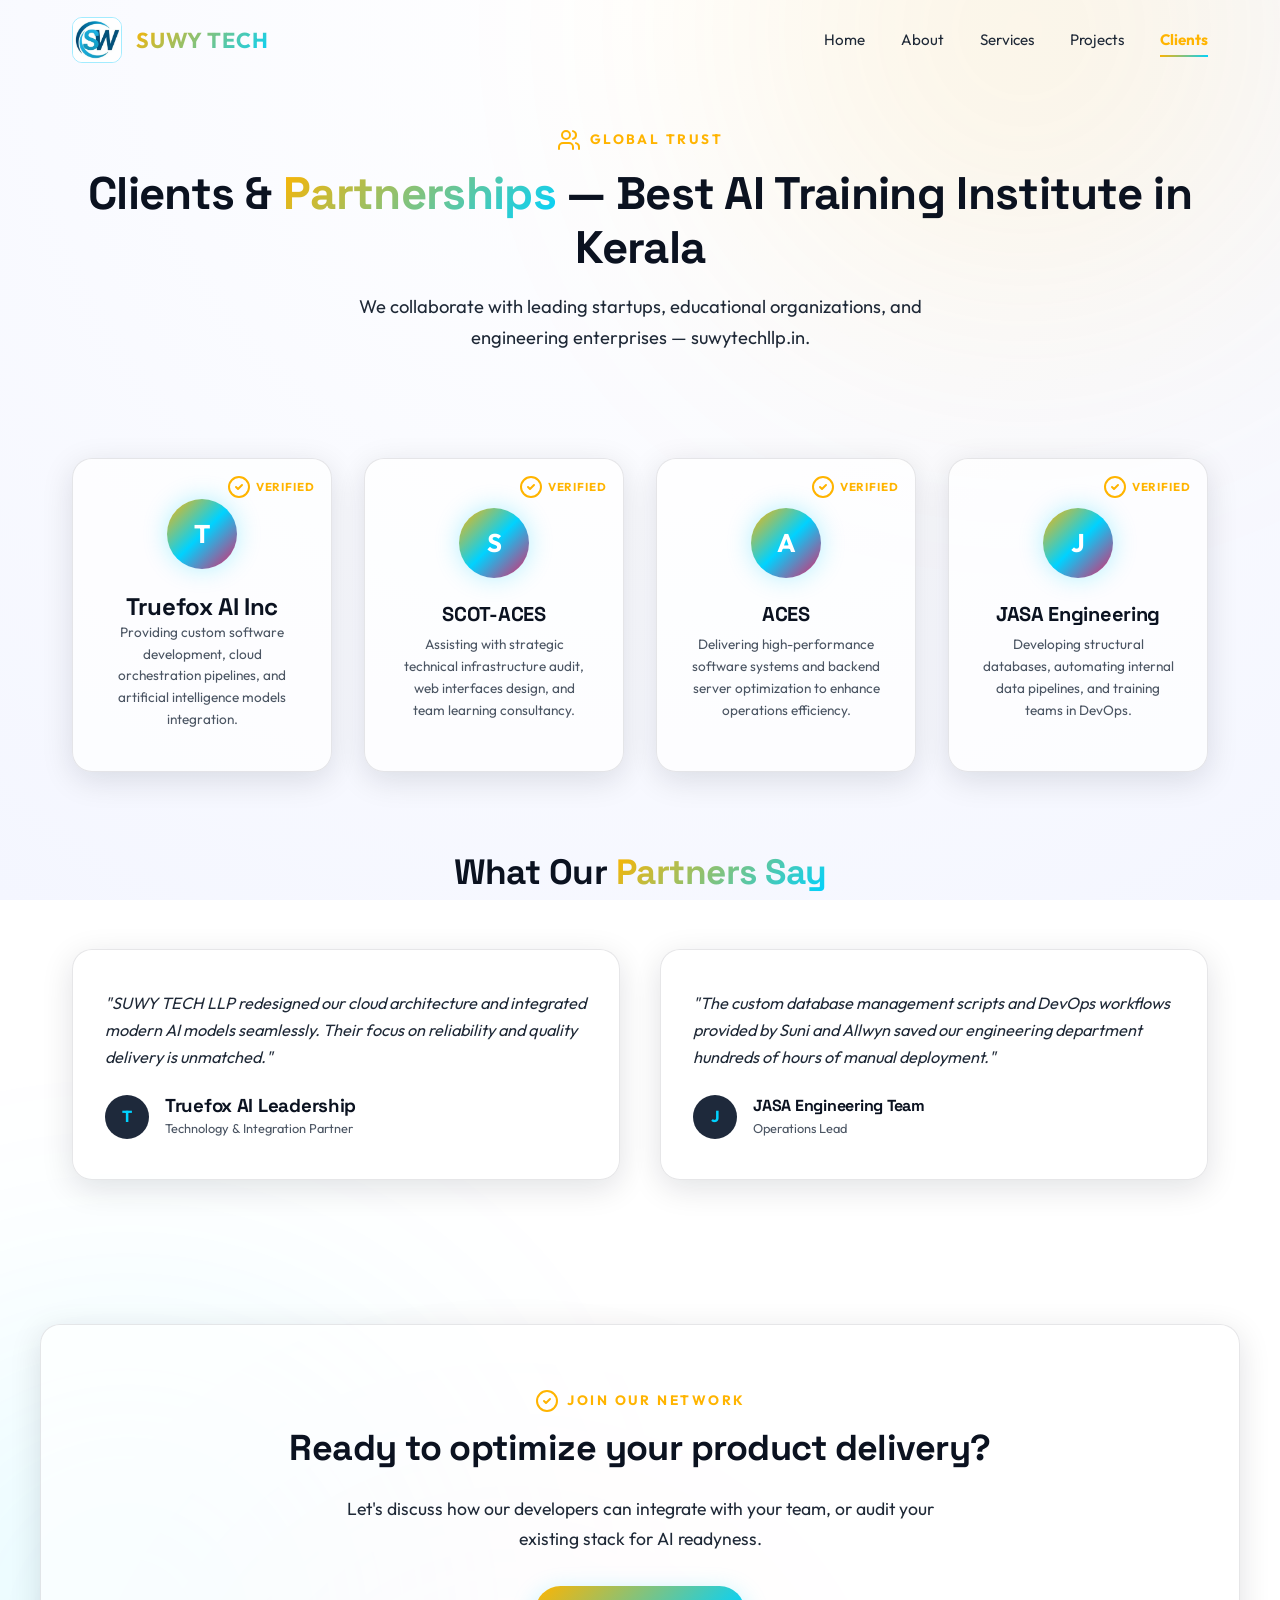
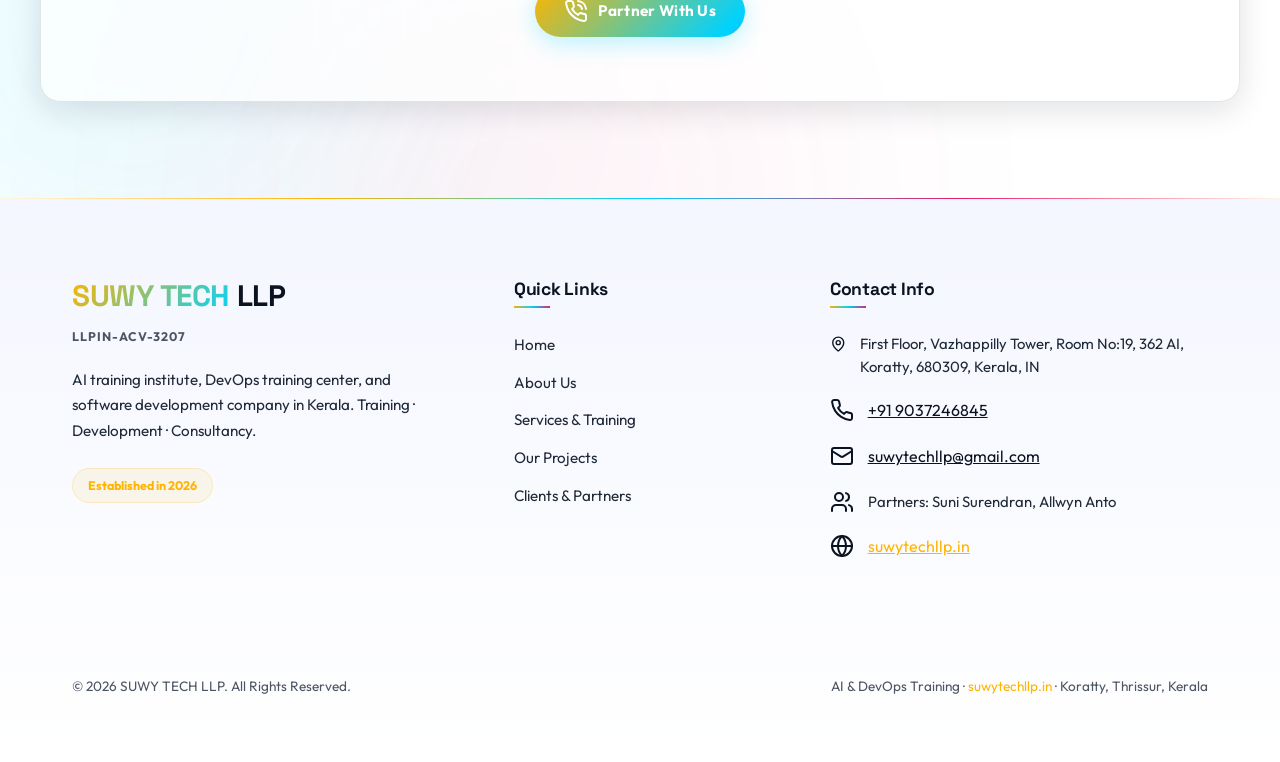
<file: clients.html>
<!DOCTYPE html>
<html lang="en-IN">
<head>
  <meta charset="UTF-8">
  <meta name="viewport" content="width=device-width, initial-scale=1.0">
  <meta http-equiv="X-UA-Compatible" content="IE=edge">
  <title>AI Training institute for Clients & Partners | SUWY TECH LLP</title>
  <link rel="preconnect" href="https://fonts.googleapis.com">
  <link rel="preconnect" href="https://fonts.gstatic.com" crossorigin>
  <meta name="description" content="SUWY TECH LLP, Koratty provides top tech & AI training. Trusted by Truefox AI Inc, SCOT-ACES, ACES, JASA Engineering, and more across India.">
  <meta name="keywords" content="SUWY TECH LLP, AI training institute, DevOps center, software development, Kerala, Koratty, Thrissur, Ernakulam, Truefox AI, SCOT-ACES, suwytechllp.in">
  <meta name="robots" content="index, follow, max-image-preview:large, max-snippet:-1">
  <meta name="theme-color" content="#030712">
  <link rel="canonical" href="https://suwytechllp.in/clients" />

  <meta property="og:type" content="website">
  <meta property="og:site_name" content="SUWY TECH LLP">
  <meta property="og:title" content="Clients &amp; Partners | SUWY TECH LLP">
  <meta property="og:description" content="Trusted by Truefox AI Inc, SCOT-ACES, ACES, and JASA Engineering. SUWY TECH LLP delivers software development, AI solutions, and training from Koratty, Thrissur, Kerala.">
  <meta property="og:url" content="https://suwytechllp.in/clients.html">
  <meta property="og:image" content="https://suwytechllp.in/assets/logo.webp">
  <meta property="og:locale" content="en_IN">

  <meta name="twitter:card" content="summary_large_image">
  <meta name="twitter:title" content="Clients &amp; Partners | SUWY TECH LLP">
  <meta name="twitter:description" content="Trusted by Truefox AI Inc, SCOT-ACES &amp; more. Software development, AI, and training from SUWY TECH LLP, Koratty, Kerala.">
  <meta name="twitter:image" content="https://suwytechllp.in/assets/logo.webp">

  <link rel="icon" type="image/webp" href="assets/logo.webp">
  <link rel="stylesheet" href="css/styles.css">

  <script type="application/ld+json">
  {
    "@context": "https://schema.org",
    "@type": "CollectionPage",
    "name": "SUWY TECH LLP Clients &amp; Partners",
    "url": "https://suwytechllp.in/clients.html",
    "description": "Clients and partners of SUWY TECH LLP — best AI training institute in Kerala.",
    "isPartOf": { "@type": "WebSite", "name": "SUWY TECH LLP", "url": "https://suwytechllp.in/" }
  }
  </script>
</head>
<body>
  <!-- Ambient background glow -->
  <div class="ambient-glow orb-1"></div>
  <div class="ambient-glow orb-2"></div>
  <div class="ambient-glow orb-3"></div>

  <!-- Header Navigation -->
  <header class="header">
    <div class="container nav-container">
      <a href="index.html" class="logo-link">
        <img src="assets/logo.webp" alt="SUWY TECH LLP Logo" class="logo-img" width="46" height="46" loading="lazy">
        <span class="gradient-text">SUWY TECH</span>
      </a>
      
      <ul class="nav-menu">
        <li class="nav-item"><a href="index.html">Home</a></li>
        <li class="nav-item"><a href="about.html">About</a></li>
        <li class="nav-item"><a href="services.html">Services</a></li>
        <li class="nav-item"><a href="projects.html">Projects</a></li>
        <li class="nav-item"><a href="clients.html" class="active">Clients</a></li>
      </ul>

      <button class="mobile-menu-btn" aria-expanded="false" aria-controls="nav-menu" aria-label="Toggle Navigation">
        <i data-lucide="menu" aria-hidden="true"></i>
      </button>
    </div>
  </header>

  <!-- Main Content -->
  <main>
    <!-- Page Header -->
    <section class="clients-header">
      <div class="container reveal">
        <span class="section-tag"><i data-lucide="users" aria-hidden="true"></i> Global Trust</span>
        <h1 class="section-title">Clients &amp; <span class="gradient-text">Partnerships</span> — Best AI Training Institute in Kerala</h1>
        <p class="section-subtitle" style="margin-left: auto; margin-right: auto;">
          We collaborate with leading startups, educational organizations, and engineering enterprises — suwytechllp.in.
        </p>
      </div>
    </section>

    <!-- Clients Grid -->
    <section class="reveal" style="padding-top: 0;">
      <div class="container">
        <div class="clients-grid">
          
          <article class="glass client-card">
            <span class="verified-tag">
              <i data-lucide="check-circle-2" aria-hidden="true"></i> Verified
            </span>
            <div class="client-logo-placeholder">T</div>
            <h2>Truefox AI Inc</h2>
            <p>Providing custom software development, cloud orchestration pipelines, and artificial intelligence models integration.</p>
          </article>

          <article class="glass client-card">
            <span class="verified-tag">
              <i data-lucide="check-circle-2" aria-hidden="true"></i> Verified
            </span>
            <div class="client-logo-placeholder">S</div>
            <h3>SCOT-ACES</h3>
            <p>Assisting with strategic technical infrastructure audit, web interfaces design, and team learning consultancy.</p>
          </article>

          <article class="glass client-card">
            <span class="verified-tag">
              <i data-lucide="check-circle-2" aria-hidden="true"></i> Verified
            </span>
            <div class="client-logo-placeholder">A</div>
            <h3>ACES</h3>
            <p>Delivering high-performance software systems and backend server optimization to enhance operations efficiency.</p>
          </article>

          <article class="glass client-card">
            <span class="verified-tag">
              <i data-lucide="check-circle-2" aria-hidden="true"></i> Verified
            </span>
            <div class="client-logo-placeholder">J</div>
            <h3>JASA Engineering</h3>
            <p>Developing structural databases, automating internal data pipelines, and training teams in DevOps.</p>
          </article>

        </div>
      </div>
    </section>

    <!-- Testimonials Section -->
    <section class="testimonials-section reveal">
      <div class="container">
        <h2 class="testimonials-title">What Our <span class="gradient-text">Partners Say</span></h2>
        <div class="testimonials-grid">
          
          <article class="glass testimonial-card">
            <p class="testimonial-text">
              "SUWY TECH LLP redesigned our cloud architecture and integrated modern AI models seamlessly. Their focus on reliability and quality delivery is unmatched."
            </p>
            <div class="testimonial-author">
              <div style="width: 44px; height: 44px; border-radius: 50%; background: #1e293b; display: flex; align-items: center; justify-content: center; font-weight: 700; color: var(--accent-cyan);">T</div>
              <div class="author-info">
                <h3>Truefox AI Leadership</h3>
                <p>Technology &amp; Integration Partner</p>
              </div>
            </div>
          </article>

          <article class="glass testimonial-card">
            <p class="testimonial-text">
              "The custom database management scripts and DevOps workflows provided by Suni and Allwyn saved our engineering department hundreds of hours of manual deployment."
            </p>
            <div class="testimonial-author">
              <div style="width: 44px; height: 44px; border-radius: 50%; background: #1e293b; display: flex; align-items: center; justify-content: center; font-weight: 700; color: var(--accent-cyan);">J</div>
              <div class="author-info">
                <h4>JASA Engineering Team</h4>
                <p>Operations Lead</p>
              </div>
            </div>
          </article>

        </div>
      </div>
    </section>

    <!-- Call To Action -->
    <section class="reveal" style="padding: 4rem 0 6rem 0;">
      <div class="container glass" style="padding: 4rem; text-align: center;">
        <span class="section-tag"><i data-lucide="check-circle-2" aria-hidden="true"></i> Join Our Network</span>
        <h2 style="font-size: 2.25rem; margin-bottom: 1.5rem;">Ready to optimize your product delivery?</h2>
        <p style="max-width: 600px; margin: 0 auto 2rem auto; font-size: 1.1rem; line-height: 1.7;">
          Let's discuss how our developers can integrate with your team, or audit your existing stack for AI readyness.
        </p>
        <a href="mailto:suwytechllp@gmail.com" class="btn btn-primary">
          <i data-lucide="phone-call" aria-hidden="true"></i>
          Partner With Us
        </a>
      </div>
    </section>
  </main>

  <!-- Footer -->
  <footer class="footer">
    <div class="container footer-grid">
      <div class="footer-brand">
        <h2><span class="gradient-text">SUWY TECH</span> LLP</h2>
        <p class="footer-llpin">LLPIN-ACV-3207</p>
        <p class="footer-description">
          AI training institute, DevOps training center, and software development company in Kerala. Training · Development · Consultancy.
        </p>
        <span class="footer-est">Established in 2026</span>
      </div>

      <div class="footer-links">
        <h3>Quick Links</h3>
        <ul>
          <li><a href="index.html">Home</a></li>
          <li><a href="about.html">About Us</a></li>
          <li><a href="services.html">Services &amp; Training</a></li>
          <li><a href="projects.html">Our Projects</a></li>
          <li><a href="clients.html">Clients &amp; Partners</a></li>
        </ul>
      </div>

      <div class="footer-contact">
        <h3>Contact Info</h3>
        <ul class="contact-details">
          <li>
            <i data-lucide="map-pin" aria-hidden="true"></i>
            <span>First Floor, Vazhappilly Tower, Room No:19, 362 AI, Koratty, 680309, Kerala, IN</span>
          </li>
          <li>
            <i data-lucide="phone" aria-hidden="true"></i>
            <a href="tel:+919037246845" style="color: inherit; text-decoration: underline;">+91 9037246845</a>
          </li>
          <li>
            <i data-lucide="mail" aria-hidden="true"></i>
            <a href="mailto:suwytechllp@gmail.com" style="color: inherit; text-decoration: underline;">suwytechllp@gmail.com</a>
          </li>
          <li>
            <i data-lucide="users" aria-hidden="true"></i>
            <span>Partners: Suni Surendran, Allwyn Anto</span>
          </li>
          <li>
            <i data-lucide="globe" aria-hidden="true"></i>
            <a href="https://suwytechllp.in/" style="color: var(--accent-gold); text-decoration: underline;">suwytechllp.in</a>
          </li>
        </ul>
      </div>
    </div>

    <div class="footer-bottom">
      <div class="container footer-bottom-flex">
        <p>&copy; 2026 SUWY TECH LLP. All Rights Reserved.</p>
        <p>AI &amp; DevOps Training · <a href="https://suwytechllp.in/" style="color: var(--accent-gold);">suwytechllp.in</a> · Koratty, Thrissur, Kerala</p>
      </div>
    </div>
  </footer>

  <!-- Scripts -->
  <script defer src="js/lucide.js"></script>
  <script defer src="js/main.js"></script>
</body>
</html>
</file>
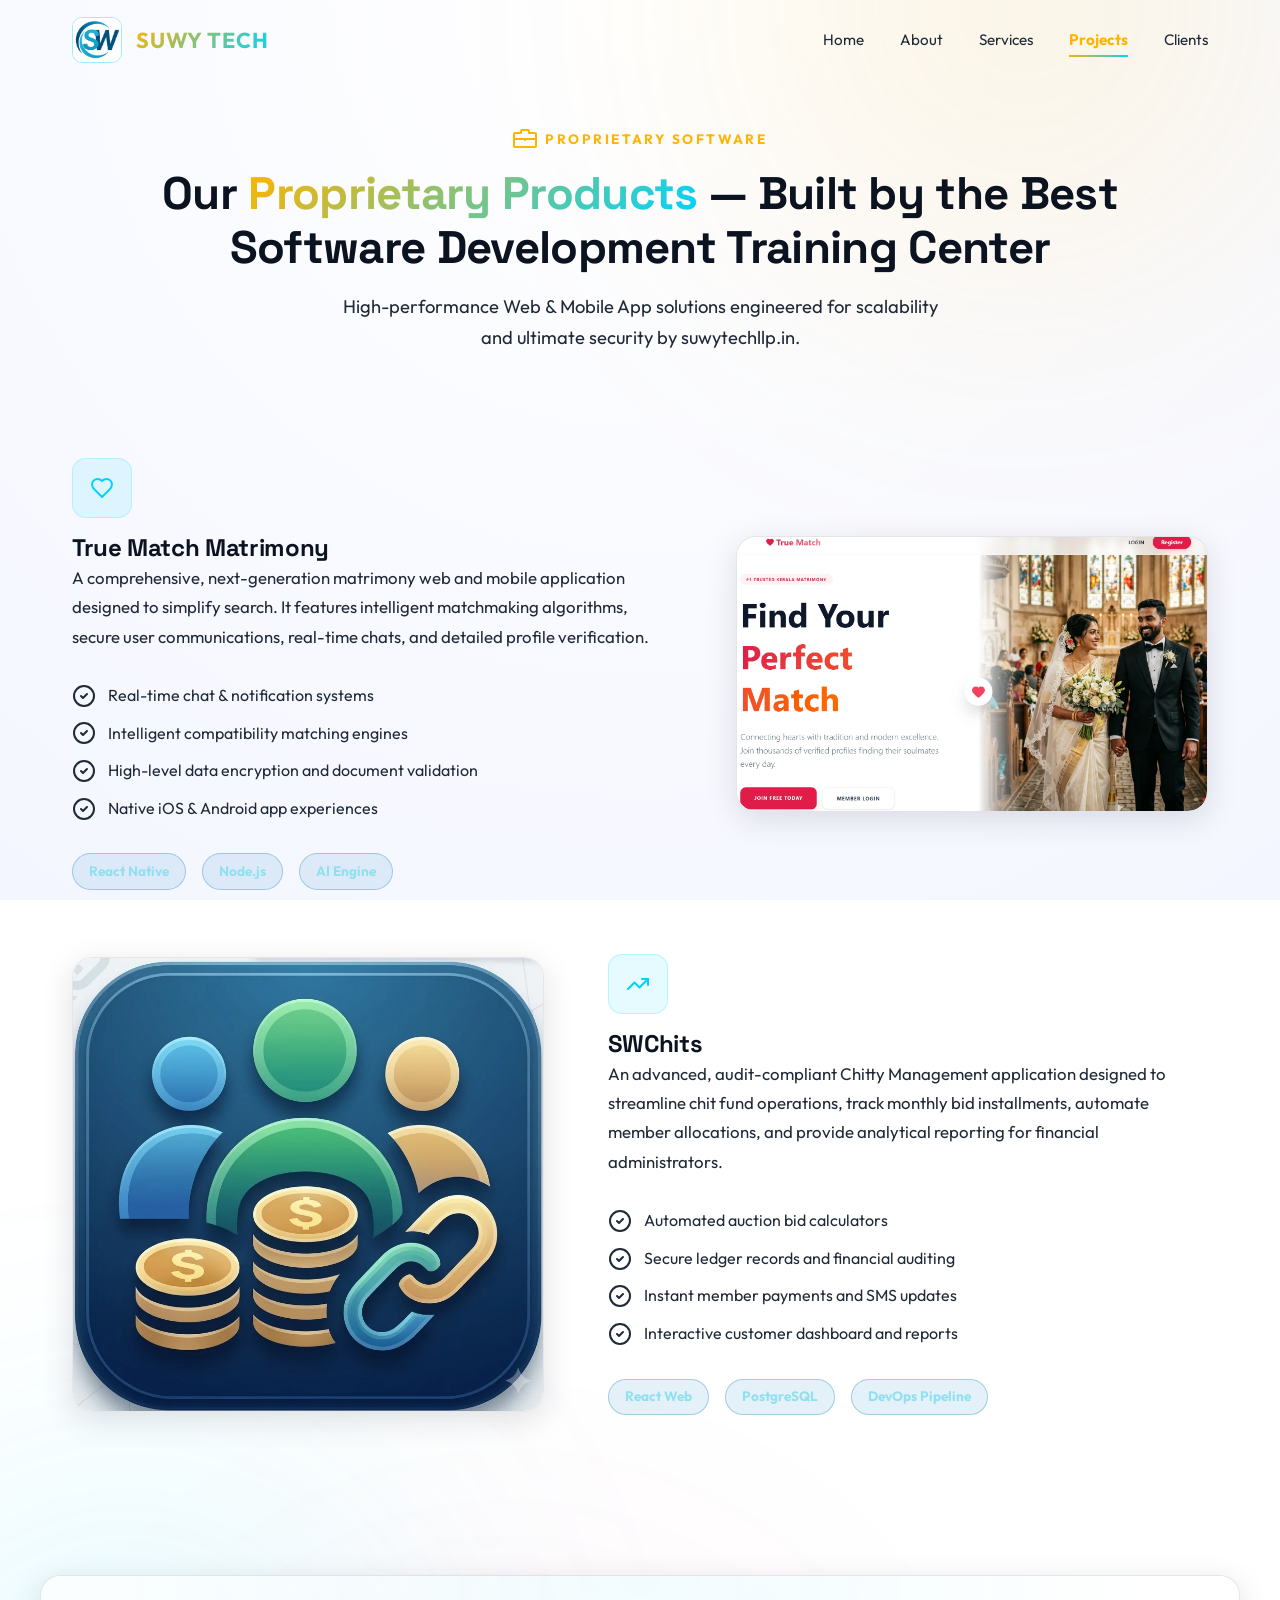
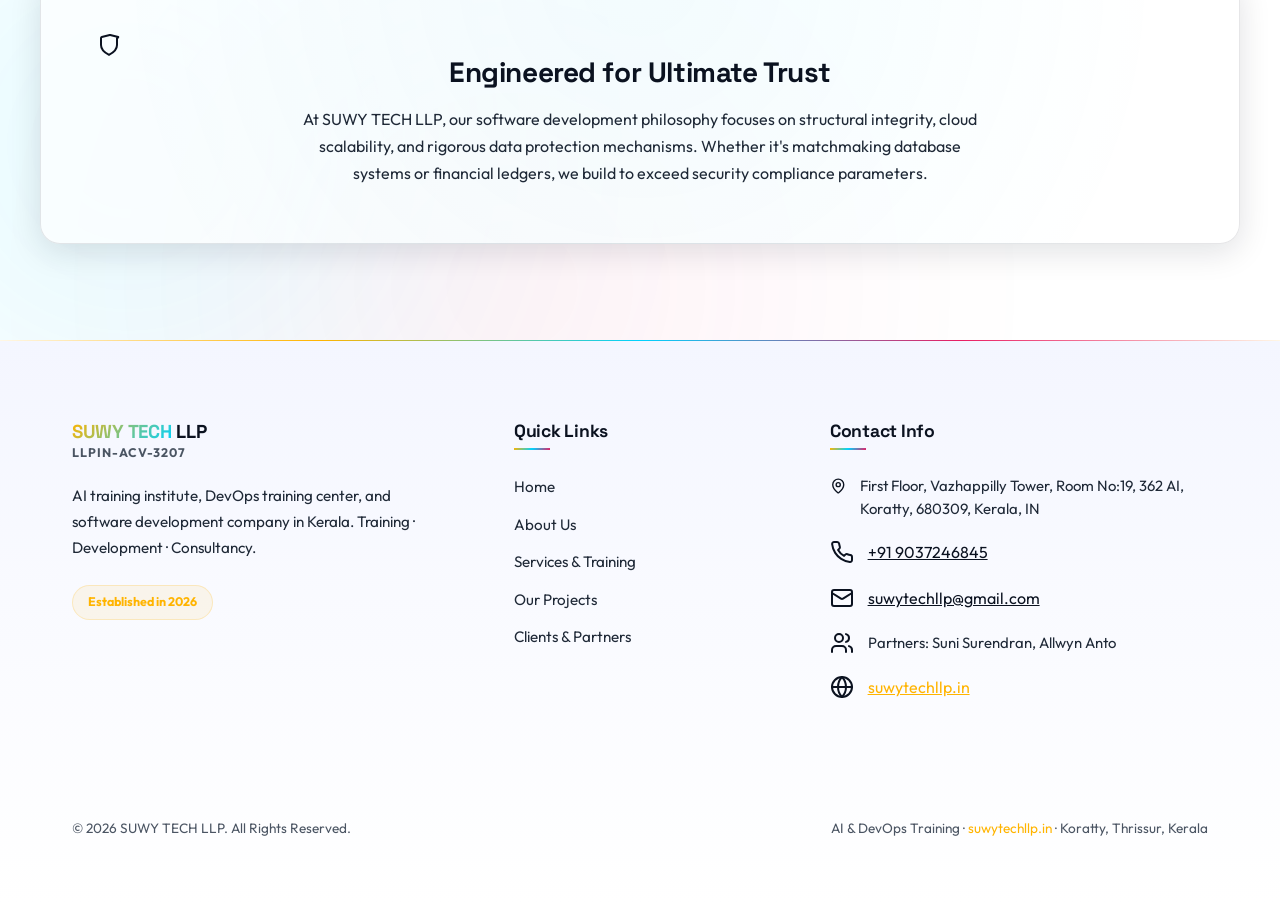
<file: projects.html>
<!DOCTYPE html>
<html lang="en-IN">
<head>
  <meta charset="UTF-8">
  <meta name="viewport" content="width=device-width, initial-scale=1.0">
  <meta http-equiv="X-UA-Compatible" content="IE=edge">
  <title>Software Projects & Products | SUWY TECH LLP</title>
  <link rel="preconnect" href="https://fonts.googleapis.com">
  <link rel="preconnect" href="https://fonts.gstatic.com" crossorigin>
  <meta name="description" content="Discover True Match Matrimony & SWChits by SUWY TECH LLP. Custom web & mobile software solutions built by expert developers in Koratty, Thrissur.">
  <meta name="keywords" content="SUWY TECH LLP projects, True Match Matrimony, SWChits, best software development training center, best software development training center in Kerala, best website maker Thrissur, best mobile app maker Kerala, Web App development Kerala, Mobile App development Kerala, AI projects, DevOps projects, suwytechllp, suwytechllp.in, Koratty, Thrissur, Angamaly, Ernakulam">
  <meta name="author" content="SUWY TECH LLP">
  <meta name="robots" content="index, follow, max-image-preview:large, max-snippet:-1">
  <meta name="theme-color" content="#030712">
  <link rel="canonical" href="https://suwytechllp.in/projects" />

  <meta property="og:type" content="website">
  <meta property="og:site_name" content="SUWY TECH LLP">
  <meta property="og:title" content="Projects &amp; Products | Best Software Development Training Center | SUWY TECH LLP">
  <meta property="og:description" content="Proprietary software products by SUWY TECH LLP — True Match Matrimony &amp; SWChits. Expert Web &amp; Mobile App development from Koratty, Thrissur, Kerala.">
  <meta property="og:url" content="https://suwytechllp.in/projects.html">
  <meta property="og:image" content="https://suwytechllp.in/assets/truematch.webp">
  <meta property="og:locale" content="en_IN">

  <meta name="twitter:card" content="summary_large_image">
  <meta name="twitter:title" content="Projects &amp; Products | SUWY TECH LLP">
  <meta name="twitter:description" content="True Match Matrimony &amp; SWChits apps — proprietary software products by SUWY TECH LLP, Koratty, Kerala.">
  <meta name="twitter:image" content="https://suwytechllp.in/assets/logo.webp">

  <link rel="icon" type="image/webp" href="assets/logo.webp">
  <link rel="stylesheet" href="css/styles.css">

  <script type="application/ld+json">
  {
    "@context": "https://schema.org",
    "@type": "CollectionPage",
    "name": "SUWY TECH LLP Projects",
    "url": "https://suwytechllp.in/projects.html",
    "description": "Proprietary software products and projects built by SUWY TECH LLP — best software development training center in Kerala.",
    "isPartOf": { "@type": "WebSite", "name": "SUWY TECH LLP", "url": "https://suwytechllp.in/" }
  }
  </script>
</head>
<body>
  <!-- Ambient background glow -->
  <div class="ambient-glow orb-1"></div>
  <div class="ambient-glow orb-2"></div>
  <div class="ambient-glow orb-3"></div>

  <!-- Header Navigation -->
  <header class="header">
    <div class="container nav-container">
      <a href="index.html" class="logo-link">
        <img src="assets/logo.webp" alt="SUWY TECH LLP Logo" class="logo-img" width="46" height="46" loading="lazy">
        <span class="gradient-text">SUWY TECH</span>
      </a>
      
      <ul class="nav-menu">
        <li class="nav-item"><a href="index.html">Home</a></li>
        <li class="nav-item"><a href="about.html">About</a></li>
        <li class="nav-item"><a href="services.html">Services</a></li>
        <li class="nav-item"><a href="projects.html" class="active">Projects</a></li>
        <li class="nav-item"><a href="clients.html">Clients</a></li>
      </ul>

      <button class="mobile-menu-btn" aria-expanded="false" aria-controls="nav-menu" aria-label="Toggle Navigation">
        <i data-lucide="menu" aria-hidden="true"></i>
      </button>
    </div>
  </header>

  <!-- Main Content -->
  <main>
    <!-- Page Header -->
    <section class="projects-header">
      <div class="container reveal">
        <span class="section-tag"><i data-lucide="briefcase" aria-hidden="true"></i> Proprietary Software</span>
        <h1 class="section-title">Our <span class="gradient-text">Proprietary Products</span> — Built by the Best Software Development Training Center</h1>
        <p class="section-subtitle" style="margin-left: auto; margin-right: auto;">
          High-performance Web &amp; Mobile App solutions engineered for scalability and ultimate security by suwytechllp.in.
        </p>
      </div>
    </section>

    <!-- Projects List alternating rows -->
    <section class="reveal" style="padding-top: 0;">
      <div class="container projects-layout-grid">
        
        <!-- Project 1: True Match Matrimony -->
        <article class="project-showcase-row">
          <div class="project-info-side">
            <div class="service-icon" style="margin-bottom: 1rem;">
              <i data-lucide="heart" aria-hidden="true"></i>
            </div>
            <h2>True Match Matrimony</h2>
            <p>
              A comprehensive, next-generation matrimony web and mobile application designed to simplify search. It features intelligent matchmaking algorithms, secure user communications, real-time chats, and detailed profile verification.
            </p>
            <ul class="project-features">
              <li><i data-lucide="check-circle-2" aria-hidden="true"></i> Real-time chat &amp; notification systems</li>
              <li><i data-lucide="check-circle-2" aria-hidden="true"></i> Intelligent compatibility matching engines</li>
              <li><i data-lucide="check-circle-2" aria-hidden="true"></i> High-level data encryption and document validation</li>
              <li><i data-lucide="check-circle-2" aria-hidden="true"></i> Native iOS &amp; Android app experiences</li>
            </ul>
            <div style="display: flex; gap: 1rem; align-items: center; flex-wrap: wrap;">
              <span class="experience-badge" style="background: rgba(0, 119, 182, 0.1); border-color: rgba(0, 119, 182, 0.3); color: #90e0ef;">
                React Native
              </span>
              <span class="experience-badge" style="background: rgba(0, 119, 182, 0.1); border-color: rgba(0, 119, 182, 0.3); color: #90e0ef;">
                Node.js
              </span>
              <span class="experience-badge" style="background: rgba(0, 119, 182, 0.1); border-color: rgba(0, 119, 182, 0.3); color: #90e0ef;">
                AI Engine
              </span>
            </div>
          </div>
          <div class="project-visual-side">
            <div class="project-visual-container">
              <img src="assets/truematch.webp" alt="True Match Matrimony Web &amp; Mobile App Interface" width="840" height="491" loading="lazy" style="max-width:100%; border-radius: 19px; display:block;">
            </div>
          </div>
        </article>

        <!-- Project 2: SWChits -->
        <article class="project-showcase-row">
          <div class="project-info-side">
            <div class="service-icon" style="margin-bottom: 1rem;">
              <i data-lucide="trending-up" aria-hidden="true"></i>
            </div>
            <h2>SWChits</h2>
            <p>
              An advanced, audit-compliant Chitty Management application designed to streamline chit fund operations, track monthly bid installments, automate member allocations, and provide analytical reporting for financial administrators.
            </p>
            <ul class="project-features">
              <li><i data-lucide="check-circle-2" aria-hidden="true"></i> Automated auction bid calculators</li>
              <li><i data-lucide="check-circle-2" aria-hidden="true"></i> Secure ledger records and financial auditing</li>
              <li><i data-lucide="check-circle-2" aria-hidden="true"></i> Instant member payments and SMS updates</li>
              <li><i data-lucide="check-circle-2" aria-hidden="true"></i> Interactive customer dashboard and reports</li>
            </ul>
            <div style="display: flex; gap: 1rem; align-items: center; flex-wrap: wrap;">
              <span class="experience-badge" style="background: rgba(0, 119, 182, 0.1); border-color: rgba(0, 119, 182, 0.3); color: #90e0ef;">
                React Web
              </span>
              <span class="experience-badge" style="background: rgba(0, 119, 182, 0.1); border-color: rgba(0, 119, 182, 0.3); color: #90e0ef;">
                PostgreSQL
              </span>
              <span class="experience-badge" style="background: rgba(0, 119, 182, 0.1); border-color: rgba(0, 119, 182, 0.3); color: #90e0ef;">
                DevOps Pipeline
              </span>
            </div>
          </div>
          <div class="project-visual-side">
            <div class="project-visual-container">
              <img src="assets/swchits.webp" alt="SWChits Chitty Management Console" width="910" height="879" loading="lazy" style="max-width:100%; border-radius: 19px; display:block;">
            </div>
          </div>
        </article>

      </div>
    </section>

    <!-- Product Mission Callout -->
    <section class="reveal" style="padding: 4rem 0 6rem 0;">
      <div class="container glass" style="padding: 3.5rem; text-align: center; background: radial-gradient(circle at top, rgba(0, 210, 255, 0.05) 0%, transparent 80%), var(--glass-bg);">
        <i data-lucide="shield" aria-hidden="true"></i>
        <h3 style="font-size: 1.75rem; margin-bottom: 1rem;">Engineered for Ultimate Trust</h3>
        <p style="max-width: 700px; margin: 0 auto; line-height: 1.7;">
          At SUWY TECH LLP, our software development philosophy focuses on structural integrity, cloud scalability, and rigorous data protection mechanisms. Whether it's matchmaking database systems or financial ledgers, we build to exceed security compliance parameters.
        </p>
      </div>
    </section>
  </main>

  <!-- Footer -->
  <footer class="footer">
    <div class="container footer-grid">
      <div class="footer-brand">
        <h3><span class="gradient-text">SUWY TECH</span> LLP</h3>
        <p class="footer-llpin">LLPIN-ACV-3207</p>
        <p class="footer-description">
          AI training institute, DevOps training center, and software development company in Kerala. Training · Development · Consultancy.
        </p>
        <span class="footer-est">Established in 2026</span>
      </div>

      <div class="footer-links">
        <h3>Quick Links</h3>
        <ul>
          <li><a href="index.html">Home</a></li>
          <li><a href="about.html">About Us</a></li>
          <li><a href="services.html">Services &amp; Training</a></li>
          <li><a href="projects.html">Our Projects</a></li>
          <li><a href="clients.html">Clients &amp; Partners</a></li>
        </ul>
      </div>

      <div class="footer-contact">
        <h3>Contact Info</h3>
        <ul class="contact-details">
          <li>
            <i data-lucide="map-pin" aria-hidden="true"></i>
            <span>First Floor, Vazhappilly Tower, Room No:19, 362 AI, Koratty, 680309, Kerala, IN</span>
          </li>
          <li>
            <i data-lucide="phone" aria-hidden="true"></i>
            <a href="tel:+919037246845" style="color: inherit; text-decoration: underline;">+91 9037246845</a>
          </li>
          <li>
            <i data-lucide="mail" aria-hidden="true"></i>
            <a href="mailto:suwytechllp@gmail.com" style="color: inherit; text-decoration: underline;">suwytechllp@gmail.com</a>
          </li>
          <li>
            <i data-lucide="users" aria-hidden="true"></i>
            <span>Partners: Suni Surendran, Allwyn Anto</span>
          </li>
          <li>
            <i data-lucide="globe" aria-hidden="true"></i>
            <a href="https://suwytechllp.in/" style="color: var(--accent-gold); text-decoration: underline;">suwytechllp.in</a>
          </li>
        </ul>
      </div>
    </div>

    <div class="footer-bottom">
      <div class="container footer-bottom-flex">
        <p>&copy; 2026 SUWY TECH LLP. All Rights Reserved.</p>
        <p>AI &amp; DevOps Training · <a href="https://suwytechllp.in/" style="color: var(--accent-gold);">suwytechllp.in</a> · Koratty, Thrissur, Kerala</p>
      </div>
    </div>
  </footer>

  <!-- Scripts -->
  <script defer src="js/lucide.js"></script>
  <script defer src="js/main.js"></script>
</body>
</html>
</file>
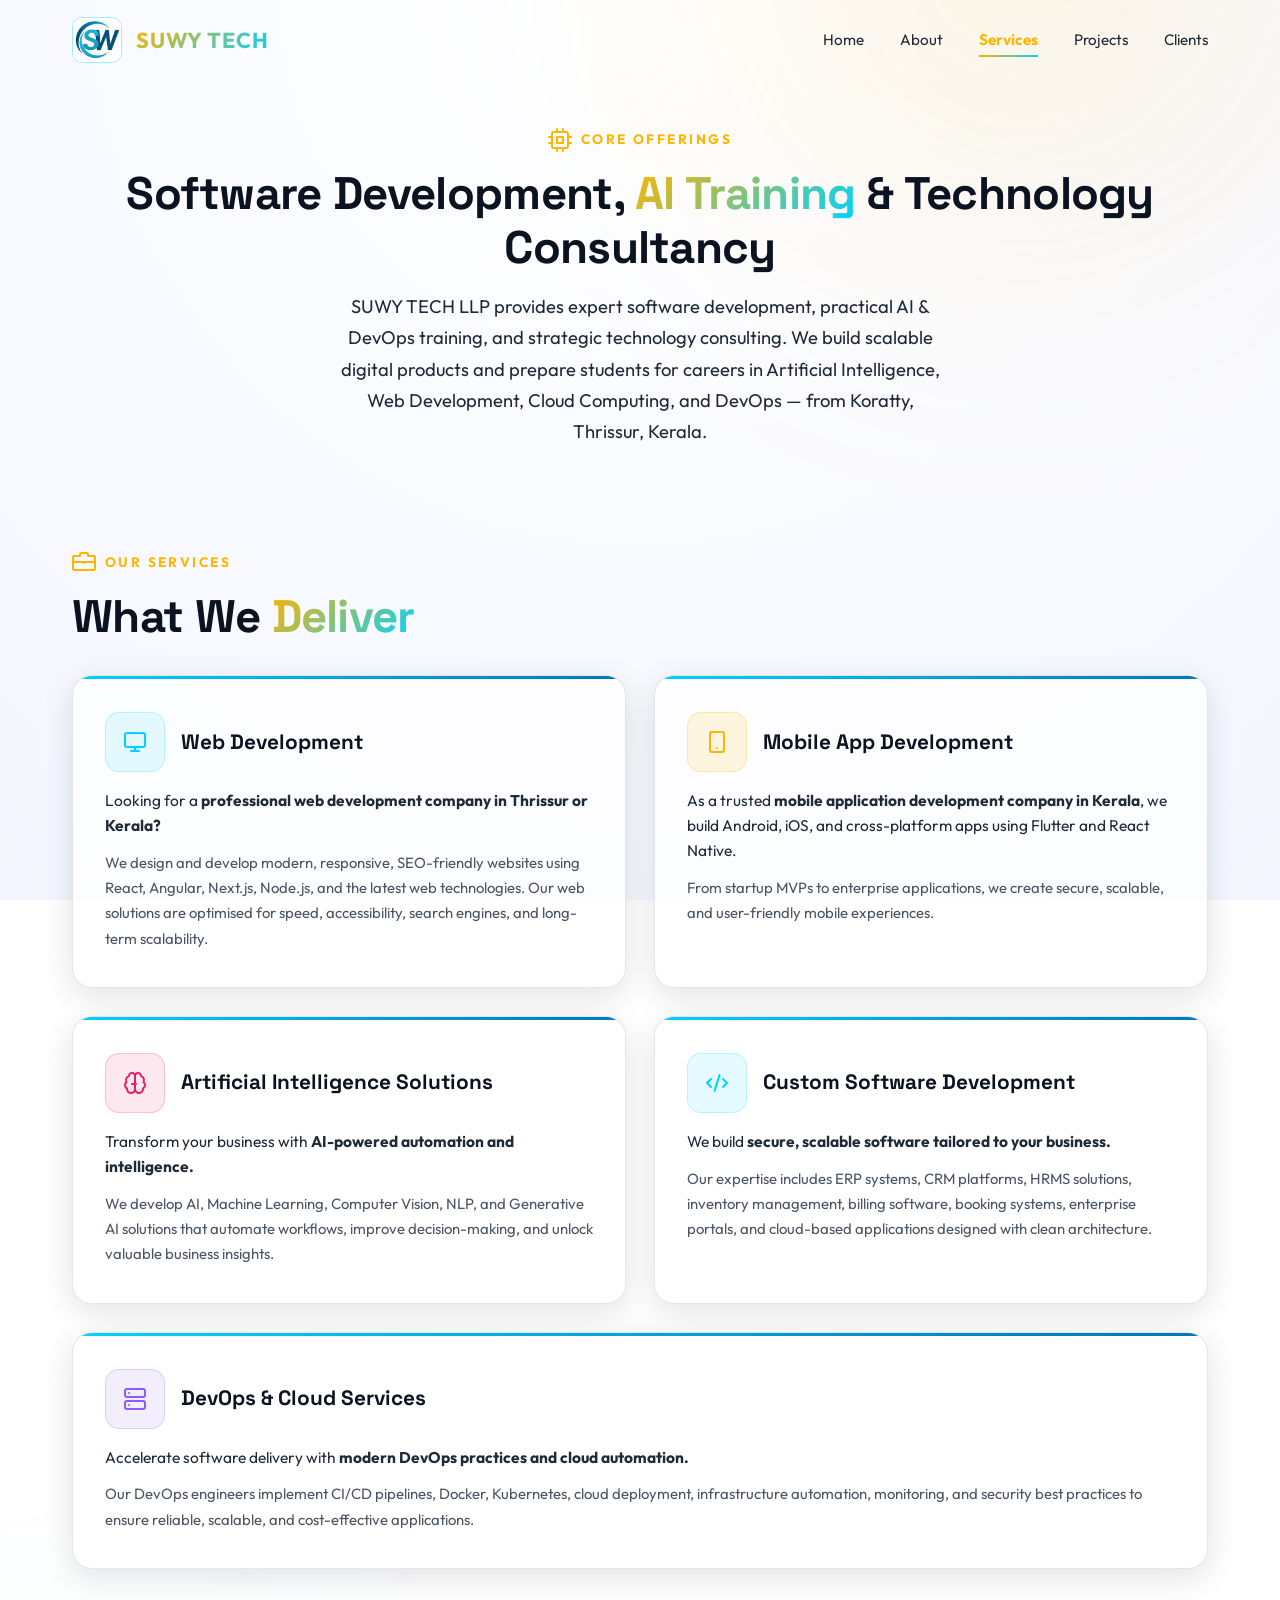
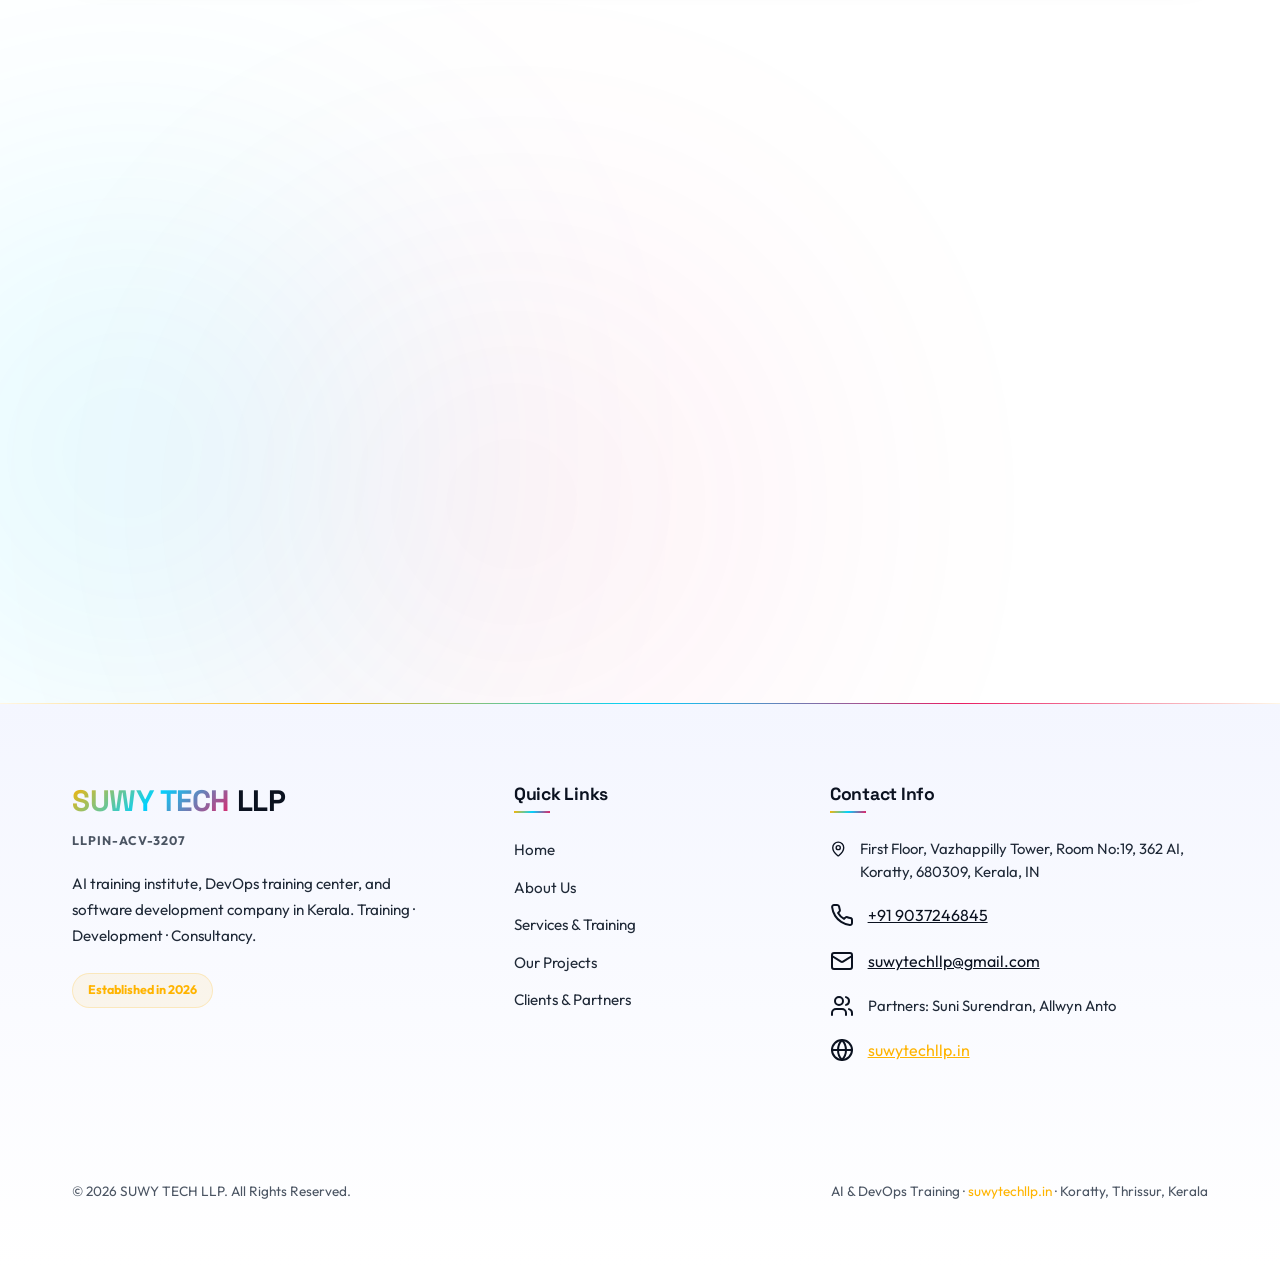
<file: services.html>
<!DOCTYPE html>
<html lang="en-IN">
<head>
  <meta charset="UTF-8">
  <meta name="viewport" content="width=device-width, initial-scale=1.0">
  <meta http-equiv="X-UA-Compatible" content="IE=edge">
  <title>DevOps, AI & Software Development Services | SUWY TECH LLP</title>
  <link rel="preconnect" href="https://fonts.googleapis.com">
  <link rel="preconnect" href="https://fonts.gstatic.com" crossorigin>
  <meta name="description" content="SUWY TECH LLP offers AI training, DevOps & software courses in Kerala, alongside expert web, mobile, & AI development services in Koratty, Thrissur.">
  <meta name="keywords" content="AI training Kerala, AI training Thrissur, AI training Koratty, DevOps training Kerala, DevOps course Thrissur, Python training Kerala, Angular course Kerala, React training Kerala, web development company Kerala, mobile app development Thrissur, software development Kerala, AI solutions Kerala, DevOps consulting Kerala, suwytechllp, suwytechllp.in, IT training Koratty, Angamaly, Aluva, Ernakulam, Mala, Chalakudy">
  <meta name="author" content="SUWY TECH LLP">
  <meta name="robots" content="index, follow, max-image-preview:large, max-snippet:-1">
  <meta name="theme-color" content="#030712">
  <link rel="canonical" href="https://suwytechllp.in/services" />

  <meta property="og:type" content="website">
  <meta property="og:site_name" content="SUWY TECH LLP">
  <meta property="og:title" content="AI Training, DevOps Courses &amp; Software Development | SUWY TECH LLP Kerala">
  <meta property="og:description" content="Practical AI, Python, DevOps, Angular &amp; React training in Kerala. Plus expert software development, mobile apps, and AI solutions from Koratty, Thrissur.">
  <meta property="og:url" content="https://suwytechllp.in/services.html">
  <meta property="og:image" content="https://suwytechllp.in/assets/logo.webp">
  <meta property="og:locale" content="en_IN">

  <meta name="twitter:card" content="summary_large_image">
  <meta name="twitter:title" content="AI Training, DevOps Courses &amp; Software Development | SUWY TECH LLP">
  <meta name="twitter:description" content="Practical AI, Python, DevOps, Angular &amp; React training plus software development from Koratty, Thrissur, Kerala.">
  <meta name="twitter:image" content="https://suwytechllp.in/assets/logo.webp">

  <link rel="icon" type="image/webp" href="assets/logo.webp">
  <link rel="stylesheet" href="css/styles.css">

  <script type="application/ld+json">
  {
    "@context": "https://schema.org",
    "@graph": [
      {
        "@type": "Service",
        "@id": "https://suwytechllp.in/services.html#software",
        "serviceType": "Software Development",
        "name": "Web &amp; Mobile App Development",
        "description": "Expert Web Application and Mobile App Development using React, Angular, Flutter, React Native, Node.js. Serving Thrissur, Kerala, and India.",
        "provider": { "@type": "Organization", "name": "SUWY TECH LLP", "url": "https://suwytechllp.in/" },
        "areaServed": ["Thrissur", "Kerala", "India"]
      },
      {
        "@type": "Service",
        "@id": "https://suwytechllp.in/services.html#training",
        "serviceType": "Professional Training",
        "name": "AI, DevOps &amp; Full Stack Training Programs",
        "description": "Industry-focused training in Artificial Intelligence, Python, DevOps, Angular, and React at Koratty, Thrissur, Kerala.",
        "provider": { "@type": "Organization", "name": "SUWY TECH LLP", "url": "https://suwytechllp.in/" },
        "areaServed": ["Thrissur", "Kerala", "India"],
        "offers": [
          { "@type": "Offer", "name": "AI &amp; Python Training", "price": "20000", "priceCurrency": "INR" },
          { "@type": "Offer", "name": "Full Stack AI Developer", "price": "25000", "priceCurrency": "INR" },
          { "@type": "Offer", "name": "AI Full Stack + DevOps", "price": "35000", "priceCurrency": "INR" }
        ]
      },
      {
        "@type": "Service",
        "@id": "https://suwytechllp.in/services.html#consultancy",
        "serviceType": "Consultancy",
        "name": "Technology Consultancy",
        "description": "Strategic technology advisory for AI, DevOps, Web &amp; Mobile App development across India.",
        "provider": { "@type": "Organization", "name": "SUWY TECH LLP", "url": "https://suwytechllp.in/" },
        "areaServed": ["India"]
      }
    ]
  }
  </script>
</head>
<body>
  <!-- Ambient background glow -->
  <div class="ambient-glow orb-1"></div>
  <div class="ambient-glow orb-2"></div>
  <div class="ambient-glow orb-3"></div>

  <!-- Header Navigation -->
  <header class="header">
    <div class="container nav-container">
      <a href="index.html" class="logo-link" aria-label="SUWY TECH Home">
        <img src="assets/logo.webp" alt="SUWY TECH LLP Logo" class="logo-img" width="46" height="46" loading="lazy">
        <span class="gradient-text">SUWY TECH</span>
      </a>
      
      <ul class="nav-menu" id="nav-menu">
        <li class="nav-item"><a href="index.html">Home</a></li>
        <li class="nav-item"><a href="about.html">About</a></li>
        <li class="nav-item"><a href="services.html" class="active">Services</a></li>
        <li class="nav-item"><a href="projects.html">Projects</a></li>
        <li class="nav-item"><a href="clients.html">Clients</a></li>
      </ul>

      <button class="mobile-menu-btn" aria-expanded="false" aria-controls="nav-menu" aria-label="Toggle Navigation">
        <i data-lucide="menu" aria-hidden="true"></i>
      </button>
    </div>
  </header>

  <!-- Main Content -->
  <main>
    <!-- Page Header -->
    <section class="services-header">
      <div class="container reveal">
        <span class="section-tag"><i data-lucide="cpu" aria-hidden="true"></i> Core Offerings</span>
        <h1 class="section-title">Software Development, <span class="gradient-text">AI Training</span> &amp; Technology Consultancy</h1>
        <p class="section-subtitle" style="margin-left: auto; margin-right: auto;">
          SUWY TECH LLP provides expert software development, practical AI &amp; DevOps training, and strategic technology consulting. We build scalable digital products and prepare students for careers in Artificial Intelligence, Web Development, Cloud Computing, and DevOps — from Koratty, Thrissur, Kerala.
        </p>
      </div>
    </section>

    <!-- Our Services Expanded Grid -->
    <section class="reveal" style="padding-top: 0;" id="software">
      <div class="container">
        <div class="courses-header" style="text-align:left; margin-bottom: 2rem;">
          <span class="section-tag"><i data-lucide="briefcase" aria-hidden="true"></i> Our Services</span>
          <h2 class="section-title">What We <span class="gradient-text">Deliver</span></h2>
        </div>

        <div class="services-expanded-grid">

          <!-- Web Development -->
          <article class="glass service-expanded-card">
            <div class="svc-top">
              <div class="service-icon"><i data-lucide="monitor" aria-hidden="true"></i></div>
              <div class="svc-label">Web Development</div>
            </div>
            <p class="svc-hook">Looking for a <strong>professional web development company in Thrissur or Kerala?</strong></p>
            <p>We design and develop modern, responsive, SEO-friendly websites using React, Angular, Next.js, Node.js, and the latest web technologies. Our web solutions are optimised for speed, accessibility, search engines, and long-term scalability.</p>
          </article>

          <!-- Mobile App Development -->
          <article class="glass service-expanded-card">
            <div class="svc-top">
              <div class="service-icon svc-gold"><i data-lucide="smartphone" aria-hidden="true"></i></div>
              <div class="svc-label">Mobile App Development</div>
            </div>
            <p class="svc-hook">As a trusted <strong>mobile application development company in Kerala</strong>, we build Android, iOS, and cross-platform apps using Flutter and React Native.</p>
            <p>From startup MVPs to enterprise applications, we create secure, scalable, and user-friendly mobile experiences.</p>
          </article>

          <!-- Artificial Intelligence Solutions -->
          <article class="glass service-expanded-card">
            <div class="svc-top">
              <div class="service-icon svc-magenta"><i data-lucide="brain-circuit" aria-hidden="true"></i></div>
              <div class="svc-label">Artificial Intelligence Solutions</div>
            </div>
            <p class="svc-hook">Transform your business with <strong>AI-powered automation and intelligence.</strong></p>
            <p>We develop AI, Machine Learning, Computer Vision, NLP, and Generative AI solutions that automate workflows, improve decision-making, and unlock valuable business insights.</p>
          </article>

          <!-- Custom Software Development -->
          <article class="glass service-expanded-card">
            <div class="svc-top">
              <div class="service-icon"><i data-lucide="code-2" aria-hidden="true"></i></div>
              <div class="svc-label">Custom Software Development</div>
            </div>
            <p class="svc-hook">We build <strong>secure, scalable software tailored to your business.</strong></p>
            <p>Our expertise includes ERP systems, CRM platforms, HRMS solutions, inventory management, billing software, booking systems, enterprise portals, and cloud-based applications designed with clean architecture.</p>
          </article>

          <!-- DevOps & Cloud Services -->
          <article class="glass service-expanded-card svc-full-width">
            <div class="svc-top">
              <div class="service-icon svc-violet"><i data-lucide="server" aria-hidden="true"></i></div>
              <div class="svc-label">DevOps &amp; Cloud Services</div>
            </div>
            <p class="svc-hook">Accelerate software delivery with <strong>modern DevOps practices and cloud automation.</strong></p>
            <p>Our DevOps engineers implement CI/CD pipelines, Docker, Kubernetes, cloud deployment, infrastructure automation, monitoring, and security best practices to ensure reliable, scalable, and cost-effective applications.</p>
          </article>

        </div>
      </div>
    </section>

    <!-- Training Highlights / Why Choose Us -->
    <section class="reveal" style="padding: 4rem 0 6rem 0;" id="training" aria-labelledby="training-excellence-title">
      <div class="container glass training-excellence-grid" style="padding: 4rem; display: grid; grid-template-columns: 1fr 1fr; gap: 3rem; align-items: center;">
        <div>
          <span class="section-tag"><i data-lucide="award" aria-hidden="true"></i> Training Excellence</span>
          <h2 id="training-excellence-title" style="font-size: 2.25rem; margin-bottom: 1.5rem;">Why train with SUWY TECH?</h2>
          <p style="font-size: 1.05rem; margin-bottom: 1.5rem;">
            Our training programs are crafted to build industry-ready developers. Courses in AI, Python, DevOps, Angular, and React are taught by founders with 8+ years of real-world experience — from Koratty, Thrissur, Kerala.
          </p>
          <ul style="list-style: none; display: flex; flex-direction: column; gap: 0.75rem;">
            <li style="display: flex; align-items: center; gap: 0.5rem; color: var(--text-secondary);">
              <i data-lucide="check" aria-hidden="true"></i> Hands-on project-based curriculum
            </li>
            <li style="display: flex; align-items: center; gap: 0.5rem; color: var(--text-secondary);">
              <i data-lucide="check" aria-hidden="true"></i> Direct mentoring by experienced founders
            </li>
            <li style="display: flex; align-items: center; gap: 0.5rem; color: var(--text-secondary);">
              <i data-lucide="check" aria-hidden="true"></i> AI workflows integrated into every module
            </li>
            <li style="display: flex; align-items: center; gap: 0.5rem; color: var(--text-secondary);">
              <i data-lucide="check" aria-hidden="true"></i> Combo programs: AI + DevOps + Full Stack
            </li>
          </ul>
        </div>
        <div style="text-align: center;">
          <div style="font-size: 5rem; font-weight: 800; color: var(--accent-cyan); line-height: 1; margin-bottom: 0.5rem;">100%</div>
          <h3 style="font-size: 1.25rem; margin-bottom: 1rem;">Practical &amp; Implementation Focused</h3>
          <p style="font-size: 0.95rem; max-width: 350px; margin: 0 auto;">
            We skip abstract theory and go straight to building live applications, deploying to real clouds, and automating CI/CD cycles.
          </p>
        </div>
      </div>
    </section>
  </main>

  <!-- Footer -->
  <footer class="footer">
    <div class="container footer-grid">
      <div class="footer-brand">
        <h2><span class="gradient-text-premium">SUWY TECH</span> LLP</h2>
        <p class="footer-llpin">LLPIN-ACV-3207</p>
        <p class="footer-description">
          AI training institute, DevOps training center, and software development company in Kerala. Training · Development · Consultancy.
        </p>
        <span class="footer-est">Established in 2026</span>
      </div>

      <div class="footer-links">
        <h3>Quick Links</h3>
        <ul>
          <li><a href="index.html">Home</a></li>
          <li><a href="about.html">About Us</a></li>
          <li><a href="services.html">Services &amp; Training</a></li>
          <li><a href="projects.html">Our Projects</a></li>
          <li><a href="clients.html">Clients &amp; Partners</a></li>
        </ul>
      </div>

      <div class="footer-contact">
        <h3>Contact Info</h3>
        <ul class="contact-details">
          <li>
            <i data-lucide="map-pin" aria-hidden="true"></i>
            <span>First Floor, Vazhappilly Tower, Room No:19, 362 AI, Koratty, 680309, Kerala, IN</span>
          </li>
          <li>
            <i data-lucide="phone" aria-hidden="true"></i>
            <a href="tel:+919037246845" style="color: inherit; text-decoration: underline;">+91 9037246845</a>
          </li>
          <li>
            <i data-lucide="mail" aria-hidden="true"></i>
            <a href="mailto:suwytechllp@gmail.com" style="color: inherit; text-decoration: underline;">suwytechllp@gmail.com</a>
          </li>
          <li>
            <i data-lucide="users" aria-hidden="true"></i>
            <span>Partners: Suni Surendran, Allwyn Anto</span>
          </li>
          <li>
            <i data-lucide="globe" aria-hidden="true"></i>
            <a href="https://suwytechllp.in/" style="color: var(--accent-gold); text-decoration: underline;">suwytechllp.in</a>
          </li>
        </ul>
      </div>
    </div>

    <div class="footer-bottom">
      <div class="container footer-bottom-flex">
        <p>&copy; 2026 SUWY TECH LLP. All Rights Reserved.</p>
        <p>AI &amp; DevOps Training · <a href="https://suwytechllp.in/" style="color: var(--accent-gold);">suwytechllp.in</a> · Koratty, Thrissur, Kerala</p>
      </div>
    </div>
  </footer>

  <!-- Scripts -->
  <script defer src="js/lucide.js"></script>
  <script defer src="js/main.js"></script>
</body>

</html>
</file>
<file: css/styles.css>
:root {
  /* === High-contrast light palette === */
  --bg-color: #ffffff;
  --bg-darker: #f4f6ff;
  --bg-mid: #eef2ff;
  --bg-violet: #f5f3ff;
  --bg-gradient: radial-gradient(circle at top, #ffffff 0%, #f4f6ff 100%);

  --text-primary: #0b1220;
  --text-secondary: #1f2937;
  --text-muted: #4b5563;

  /* Keep accents for brand */


  /* === Premium accents === */
  --accent-cyan: #00d2ff;
  --accent-blue: #0284c7;
  --accent-gold: #FFB400;
  --accent-magenta: #E91E63;
  --accent-violet: #8b5cf6;

  /* === Gradients === */
  --accent-gradient: linear-gradient(135deg, #00d2ff 0%, #0077b6 50%, #0284c7 100%);
  --premium-gradient: linear-gradient(135deg, #FFB400 0%, #00d2ff 50%, #E91E63 100%);
  --gold-cyan: linear-gradient(135deg, #FFB400 0%, #00d2ff 100%);
  --cyan-magenta: linear-gradient(135deg, #00d2ff 0%, #E91E63 100%);
  --accent-gradient-glow: linear-gradient(135deg, rgba(0, 210, 255, 0.18) 0%, rgba(2, 132, 199, 0.18) 100%);
  --premium-glow: linear-gradient(135deg, rgba(255, 180, 0, 0.18) 0%, rgba(0, 210, 255, 0.18) 50%, rgba(233, 30, 99, 0.18) 100%);

  /* === Glassmorphism tokens === */
  --glass-bg: rgba(255, 255, 255, 0.70);
  --glass-bg-strong: rgba(255, 255, 255, 0.82);

  --glass-border: rgba(11, 18, 32, 0.10);
  --glass-border-hover: rgba(0, 210, 255, 0.35);
  --glass-shadow: 0 8px 32px 0 rgba(11, 18, 32, 0.12);
  --glass-shadow-hover: 0 14px 48px 0 rgba(0, 210, 255, 0.18);

  --gold-shadow: 0 14px 48px 0 rgba(255, 180, 0, 0.22);
  --magenta-shadow: 0 14px 48px 0 rgba(233, 30, 99, 0.22);

  --font-main: 'Outfit', sans-serif;
  --font-display: 'Space Grotesk', 'Outfit', sans-serif;

  --transition-smooth: all 0.4s cubic-bezier(0.16, 1, 0.3, 1);
  --transition-fast: all 0.2s ease;
  --max-width: 1200px;
}

/* ============ Reset ============ */
* {
  box-sizing: border-box;
  margin: 0;
  padding: 0;
}

html {
  scroll-behavior: smooth;
  overflow-x: hidden;
  width: 100%;
}

body {
  font-family: var(--font-main);
  background: var(--bg-color);
  background-image: var(--bg-gradient);
  background-attachment: fixed;
  color: var(--text-primary);
  line-height: 1.6;
  overflow-x: hidden;
  width: 100%;
  position: relative;
  min-height: 100vh;
  display: flex;
  flex-direction: column;
  -webkit-font-smoothing: antialiased;
  -moz-osx-font-smoothing: grayscale;
}

body.menu-open {
  overflow: hidden;
}

img, svg {
  max-width: 100%;
  display: block;
}

::selection {
  background: rgba(255, 180, 0, 0.4);
  color: var(--text-primary);
}

/* ============ Scrollbar ============ */
::-webkit-scrollbar { width: 10px; height: 10px; }
::-webkit-scrollbar-track { background: var(--bg-darker); }
::-webkit-scrollbar-thumb {
  background: linear-gradient(180deg, var(--accent-cyan) 0%, var(--accent-blue) 100%);
  border-radius: 6px;
}
::-webkit-scrollbar-thumb:hover { background: var(--accent-gold); }

/* ============ Container ============ */
.container {
  width: 100%;
  max-width: var(--max-width);
  margin: 0 auto;
  padding: 0 2rem;
}

/* ============ Typography ============ */
h1, h2, h3, h4, h5, h6 {
  font-family: var(--font-display);
  font-weight: 700;
  line-height: 1.2;
  color: var(--text-primary);
  letter-spacing: -0.015em;
}

a {
  text-decoration: none;
  color: inherit;
  transition: var(--transition-fast);
}

p { color: var(--text-secondary); }

.gradient-text {
  background: var(--gold-cyan);
  -webkit-background-clip: text;
  -webkit-text-fill-color: transparent;
  background-clip: text;
  color: transparent;
  display: inline-block;
}

.gradient-text-premium {
  background: var(--premium-gradient);
  -webkit-background-clip: text;
  -webkit-text-fill-color: transparent;
  background-clip: text;
  color: transparent;
  display: inline-block;
}

.gradient-text-magenta {
  background: var(--cyan-magenta);
  -webkit-background-clip: text;
  -webkit-text-fill-color: transparent;
  background-clip: text;
  color: transparent;
  display: inline-block;
}

.section-tag {
  font-size: 0.85rem;
  text-transform: uppercase;
  letter-spacing: 0.18em;
  color: var(--accent-gold);
  font-weight: 600;
  margin-bottom: 0.85rem;
  display: inline-flex;
  align-items: center;
  gap: 0.55rem;
}

.section-tag i { color: var(--accent-cyan); }

.section-title {
  font-size: clamp(2rem, 4vw, 2.85rem);
  margin-bottom: 1rem;
  font-weight: 800;
}

.section-subtitle {
  font-size: clamp(1rem, 1.8vw, 1.15rem);
  color: var(--text-secondary);
  max-width: 620px;
  margin-bottom: 3.5rem;
  line-height: 1.7;
}

/* ============ Glassmorphism ============ */
.glass {
  background: var(--glass-bg);
  backdrop-filter: blur(18px);
  -webkit-backdrop-filter: blur(18px);
  border: 1px solid var(--glass-border);
  box-shadow: var(--glass-shadow);
  border-radius: 20px;
  transition: var(--transition-smooth);
}

.glass:hover {
  border-color: var(--glass-border-hover);
  box-shadow: var(--glass-shadow-hover);
}

/* ============ Buttons ============ */
.btn {
  display: inline-flex;
  align-items: center;
  justify-content: center;
  padding: 0.85rem 1.8rem;
  border-radius: 30px;
  font-weight: 600;
  font-size: 0.95rem;
  transition: var(--transition-smooth);
  cursor: pointer;
  border: none;
  gap: 0.6rem;
  letter-spacing: 0.02em;
  font-family: var(--font-main);
  white-space: nowrap;
}

.btn-primary {
  background: var(--premium-gradient);
  background-size: 200% 100%;
  color: #ffffff;
  box-shadow: 0 6px 24px rgba(0, 210, 255, 0.28);
  position: relative;
  overflow: hidden;
}

.btn-primary::before {
  content: '';
  position: absolute;
  top: 0;
  left: -50%;
  width: 200%;
  height: 100%;
  background: linear-gradient(to right, rgba(255, 255, 255, 0) 0%, rgba(255, 255, 255, 0.35) 50%, rgba(255, 255, 255, 0) 100%);
  transform: skewX(-25deg);
  transition: 0.85s;
  opacity: 0;
}

.btn-primary:hover {
  transform: translateY(-3px);
  background-position: 100% 0;
  box-shadow: 0 12px 36px rgba(255, 180, 0, 0.35);
}

.btn-primary:hover::before { left: 125%; opacity: 1; }

.btn-outline {
  background: transparent;
  border: 1.5px solid var(--accent-cyan);
  color: var(--accent-cyan);
}

.btn-outline:hover {
  background: rgba(0, 210, 255, 0.10);
  transform: translateY(-3px);
  box-shadow: 0 6px 22px rgba(0, 210, 255, 0.20);
  border-color: var(--accent-gold);
  color: var(--accent-gold);
}

.btn-gold {
  background: var(--accent-gold);
  color: #0a0f1f;
  box-shadow: 0 6px 24px rgba(255, 180, 0, 0.32);
}

.btn-gold:hover {
  transform: translateY(-3px);
  box-shadow: 0 12px 36px rgba(255, 180, 0, 0.5);
}

/* ============ Header / Navigation ============ */
.header {
  position: fixed;
  top: 0;
  left: 0;
  width: 100%;
  z-index: 1000;
  border-bottom: 1px solid transparent;
  transition: var(--transition-smooth);
}

.header.scrolled {
  background: rgba(255, 255, 255, 0.78);

  backdrop-filter: blur(22px);
  -webkit-backdrop-filter: blur(22px);
  border-bottom: 1px solid rgba(255, 255, 255, 0.06);
  padding: 0.5rem 0;
  box-shadow: 0 8px 30px rgba(0, 0, 0, 0.45);
}

.nav-container {
  display: flex;
  align-items: center;
  justify-content: space-between;
  height: 80px;
  transition: var(--transition-smooth);
}

.header.scrolled .nav-container { height: 64px; }

.logo-link {
  display: flex;
  align-items: center;
  gap: 0.85rem;
  font-weight: 800;
  font-size: 1.35rem;
  letter-spacing: 0.04em;
  z-index: 1100;
}

.logo-img {
  height: 46px;
  width: auto;
  border-radius: 10px;
  border: 1.5px solid rgba(0, 210, 255, 0.35);
  transition: var(--transition-smooth);
}

.logo-link:hover .logo-img {
  transform: rotate(5deg) scale(1.05);
  border-color: var(--accent-gold);
  box-shadow: 0 0 24px rgba(255, 180, 0, 0.4);
}

.nav-menu {
  display: flex;
  align-items: center;
  gap: 2.25rem;
  list-style: none;
}

  .nav-item a {
  font-weight: 500;
  font-size: 0.95rem;
  color: var(--text-secondary);

  position: relative;
  padding: 0.5rem 0;
}

.nav-item a:hover { color: var(--text-primary); }

.nav-item a::after {
  content: '';
  position: absolute;
  bottom: 0;
  left: 0;
  width: 0;
  height: 2px;
  background: var(--gold-cyan);
  transition: var(--transition-smooth);
}

.nav-item a.active {
  color: var(--accent-gold);
  font-weight: 600;
}

.nav-item a.active::after,
.nav-item a:hover::after { width: 100%; }

.mobile-menu-btn {
  display: none;
  background: transparent;
  border: none;
  color: var(--text-primary);
  cursor: pointer;
  z-index: 1200;
  width: 44px;
  height: 44px;
  align-items: center;
  justify-content: center;
  padding: 0;
}

.mobile-menu-btn i,
.mobile-menu-btn svg {
  width: 26px;
  height: 26px;
  display: block;
  transition: transform 0.3s ease;
}

/* ============ Ambient glow ============ */
.ambient-glow {
  position: absolute;
  width: 60vw;
  height: 60vw;
  border-radius: 50%;
  filter: blur(140px);
  z-index: -1;
  pointer-events: none;
  opacity: 0.18;
}

.orb-1 {
  top: -15%;
  right: -10%;
  background: radial-gradient(circle, var(--accent-gold) 0%, transparent 70%);
}

.orb-2 {
  bottom: 15%;
  left: -20%;
  background: radial-gradient(circle, var(--accent-cyan) 0%, transparent 70%);
}

.orb-3 {
  top: 60%;
  right: 30%;
  background: radial-gradient(circle, var(--accent-magenta) 0%, transparent 70%);
  opacity: 0.10;
}

/* ============ Hero ============ */
.hero {
  padding: 9rem 0 5rem 0;
  position: relative;
  overflow: hidden;
}

.hero-grid {
  display: grid;
  grid-template-columns: 1fr 1fr;
  align-items: start;
  gap: 3.5rem;
}

.badge {
  display: inline-flex;
  align-items: center;
  gap: 0.55rem;
  padding: 0.5rem 1.15rem;
  border-radius: 30px;
  font-size: 0.85rem;
  font-weight: 500;
  margin-bottom: 1.5rem;
  border: 1px solid rgba(255, 180, 0, 0.28);
  background: rgba(255, 180, 0, 0.06);
  color: var(--accent-gold);
}

.badge i { color: var(--accent-gold); }

.hero-title {
  font-size: clamp(2.25rem, 5vw, 3.85rem);
  font-weight: 800;
  line-height: 1.1;
  margin-bottom: 1.5rem;
  letter-spacing: -0.025em;
}

.hero-subtitle {
  font-size: clamp(1.05rem, 1.7vw, 1.22rem);
  line-height: 1.65;
  margin-bottom: 2.5rem;
  color: var(--text-secondary);
  max-width: 600px;
}

.hero-btns {
  display: flex;
  gap: 1rem;
  margin-bottom: 3.5rem;
  flex-wrap: wrap;
}

.hero-stats {
  display: grid;
  grid-template-columns: repeat(3, 1fr);
  gap: 0;
  border-top: 1px solid rgba(0, 210, 255, 0.2);
  padding-top: 1.75rem;
  border-radius: 0;
  background: transparent;
}

.stat-item {
  display: flex;
  flex-direction: column;
  align-items: center;
  text-align: center;
  padding: 1rem 0.75rem;
  position: relative;
}

.stat-item:not(:last-child)::after {
  content: '';
  position: absolute;
  right: 0;
  top: 15%;
  height: 70%;
  width: 1px;
  background: rgba(0, 210, 255, 0.2);
}

.stat-icon {
  width: 36px;
  height: 36px;
  border-radius: 10px;
  background: rgba(0, 210, 255, 0.10);
  display: flex;
  align-items: center;
  justify-content: center;
  margin-bottom: 0.5rem;
  color: var(--accent-gold);
}

.stat-icon i { width: 18px; height: 18px; }

.stat-item h3 {
  font-size: clamp(1.1rem, 2vw, 1.55rem);
  font-weight: 800;
  background: var(--gold-cyan);
  -webkit-background-clip: text;
  -webkit-text-fill-color: transparent;
  background-clip: text;
  line-height: 1.1;
  margin-bottom: 0.35rem;
}

.stat-item p {
  font-size: 0.78rem;
  text-transform: uppercase;
  letter-spacing: 0.12em;
  color: var(--text-muted);
  font-weight: 500;
}

.hero-visual {
  position: relative;
  display: flex;
  justify-content: center;
  align-items: center;
}

.visual-glowing-circle {
  position: absolute;
  width: 360px;
  height: 360px;
  border-radius: 50%;
  background: conic-gradient(from 0deg, rgba(255, 180, 0, 0.25), rgba(0, 210, 255, 0.25), rgba(233, 30, 99, 0.25), rgba(255, 180, 0, 0.25));
  filter: blur(50px);
  animation: orbSpin 12s linear infinite;
  opacity: 0.55;
}

.hero-illustration-container {
  position: relative;
  z-index: 2;
  width: 100%;
  max-width: 440px;
  border-radius: 26px;
  overflow: hidden;
  border: 1.5px solid rgba(0, 210, 255, 0.35);
  box-shadow: 0 24px 60px rgba(0, 0, 0, 0.55), 0 0 80px rgba(0, 210, 255, 0.15);
  background: var(--glass-bg-strong);
}

.hero-img {
  width: 100%;
  height: auto;
  display: block;
  transition: var(--transition-smooth);
}

.hero-illustration-container:hover .hero-img { transform: scale(1.04); }

.floating-overlay-card {
  position: absolute;
  padding: 0.95rem 1.15rem;
  border-radius: 16px;
  display: flex;
  align-items: center;
  gap: 0.85rem;
  z-index: 3;
  background: rgba(255, 255, 255, 0.85);

  backdrop-filter: blur(14px);
  -webkit-backdrop-filter: blur(14px);
  border: 1px solid rgba(0, 210, 255, 0.25);
}

.card-pos-2 {
  top: 12%;
  right: -8%;
  animation: cardFloat2 6s ease-in-out infinite alternate;
}

.floating-overlay-card i {
  color: var(--accent-gold);
  padding: 0.55rem;
  background: rgba(255, 180, 0, 0.12);
  border-radius: 50%;
}

.floating-overlay-card span {
  font-size: 0.75rem;
  text-transform: uppercase;
  letter-spacing: 0.08em;
  color: var(--text-muted);
  display: block;
}

.floating-overlay-card strong {
  font-size: 0.9rem;
  color: var(--text-primary);
  display: block;
}

/* ============ Marquee / City Strip ============ */
.marquee-section {
  padding: 2.5rem 0;
  border-top: 1px solid rgba(255, 255, 255, 0.05);
  border-bottom: 1px solid rgba(255, 255, 255, 0.05);
  background: rgba(255, 255, 255, 0.75);

  overflow: hidden;
}

.marquee-track {
  display: flex;
  gap: 4rem;
  animation: marqueeScroll 30s linear infinite;
  width: max-content;
}

.marquee-item {
  display: inline-flex;
  align-items: center;
  gap: 0.55rem;
  font-size: 1rem;
  font-weight: 600;
  color: var(--text-secondary);
  white-space: nowrap;
  letter-spacing: 0.04em;
}

.marquee-item i {
  color: var(--accent-gold);
  width: 18px;
  height: 18px;
}

/* ============ Courses Static Grid (replaces orbit animation) ============ */
.courses-static-grid {
  display: grid;
  grid-template-columns: repeat(3, 1fr);
  gap: 1.75rem;
  max-width: 960px;
  margin: 0 auto;
}

/* Last row: 2 cards centred */
.courses-static-grid .orbit-card:nth-child(4) {
  grid-column: 1 / 2;
  margin-left: auto;
}
.courses-static-grid .orbit-card:nth-child(5) {
  grid-column: 2 / 3;
}

/* Override the absolute-positioned orbit-card defaults */
.courses-static-grid .orbit-card {
  position: static !important;
  transform: none !important;
  animation: none !important;
  width: 100%;
  opacity: 1;
  pointer-events: auto;
  text-align: center;
}

.courses-static-grid .orbit-card:hover {
  transform: translateY(-6px) !important;
  border-color: var(--accent-gold);
  box-shadow: var(--gold-shadow);
  z-index: 1;
}

/* ============ Courses Orbit Animation ============ */
.courses-section {
  padding: 6rem 0;
  position: relative;
  overflow: hidden;
  background: linear-gradient(180deg, transparent 0%, rgba(21, 10, 46, 0.35) 50%, transparent 100%);
}

.courses-header {
  text-align: center;
  margin-bottom: 4rem;
}

.courses-header .section-subtitle {
  margin-left: auto;
  margin-right: auto;
}

.orbit-wrap {
  position: relative;
  width: 100%;
  max-width: 620px;
  height: 620px;
  margin: 0 auto;
  display: flex;
  align-items: center;
  justify-content: center;
}

.orbit-center {
  position: absolute;
  width: 200px;
  height: 200px;
  border-radius: 50%;
  display: flex;
  flex-direction: column;
  align-items: center;
  justify-content: center;
  text-align: center;
  z-index: 4;
  background: radial-gradient(circle, rgba(0, 210, 255, 0.18) 0%, rgba(255, 180, 0, 0.10) 100%);
  border: 2px solid rgba(0, 210, 255, 0.4);
  box-shadow: 0 0 60px rgba(0, 210, 255, 0.35), inset 0 0 40px rgba(255, 180, 0, 0.12);
  animation: centerPulse 4s ease-in-out infinite;
}

.orbit-center .oc-logo {
  font-family: var(--font-display);
  font-size: 1.4rem;
  font-weight: 800;
  background: var(--premium-gradient);
  -webkit-background-clip: text;
  -webkit-text-fill-color: transparent;
  background-clip: text;
  margin-bottom: 0.25rem;
}

.orbit-center .oc-sub {
  font-size: 0.7rem;
  text-transform: uppercase;
  letter-spacing: 0.2em;
  color: var(--text-muted);
  font-weight: 600;
}

.orbit-ring {
  position: absolute;
  border-radius: 50%;
  border: 1.5px dashed rgba(0, 210, 255, 0.25);
  pointer-events: none;
}

.orbit-ring-1 {
  width: 320px; height: 320px;
  animation: ringRotate 30s linear infinite;
}

.orbit-ring-2 {
  width: 480px; height: 480px;
  border-color: rgba(255, 180, 0, 0.20);
  animation: ringRotate 45s linear infinite reverse;
}

.orbit-ring-3 {
  width: 600px; height: 600px;
  border-color: rgba(233, 30, 99, 0.18);
  animation: ringRotate 60s linear infinite;
}

.orbit-card {
  position: absolute;
  width: 180px;
  padding: 1.25rem;
  border-radius: 18px;
  text-align: center;
  z-index: 3;
  background: rgba(255, 255, 255, 0.92);

  backdrop-filter: blur(20px);
  -webkit-backdrop-filter: blur(20px);
  border: 1.5px solid rgba(0, 210, 255, 0.3);
  box-shadow: 0 12px 32px rgba(0, 0, 0, 0.5), 0 0 32px rgba(0, 210, 255, 0.18);
  transition: var(--transition-smooth);
  cursor: pointer;
  /* Positions handled by individual classes below */
}

.orbit-card .oc-icon {
  width: 52px;
  height: 52px;
  border-radius: 14px;
  margin: 0 auto 0.75rem;
  display: flex;
  align-items: center;
  justify-content: center;
  background: rgba(0, 210, 255, 0.12);
  color: var(--accent-cyan);
}

.orbit-card .oc-icon i { width: 26px; height: 26px; }

.orbit-card h4 {
  font-size: 1.05rem;
  margin-bottom: 0.25rem;
  font-weight: 700;
}

.orbit-card p {
  font-size: 0.78rem;
  color: var(--text-muted);
  line-height: 1.4;
}

/* Position + animate individual cards */
.orbit-card-1 {
  top: 5%; left: 50%;
  transform: translateX(-50%);
  animation: orbitCard1 22s ease-in-out infinite;
}
.orbit-card-2 {
  top: 38%; right: 2%;
  animation: orbitCard2 22s ease-in-out infinite;
}
.orbit-card-3 {
  bottom: 18%; right: 18%;
  animation: orbitCard3 22s ease-in-out infinite;
}
.orbit-card-4 {
  bottom: 18%; left: 18%;
  animation: orbitCard4 22s ease-in-out infinite;
}
.orbit-card-5 {
  top: 38%; left: 2%;
  animation: orbitCard5 22s ease-in-out infinite;
}

.orbit-card:hover {
  transform: translateX(var(--hover-shift, 0)) translateY(-50%) scale(1.08);
  border-color: var(--accent-gold);
  box-shadow: var(--gold-shadow);
  z-index: 5;
}

/* ============ Services Highlight ============ */
.services-highlight-section {
  padding: 6rem 0;
  position: relative;
}

.services-highlight-grid {
  display: grid;
  grid-template-columns: repeat(3, 1fr);
  gap: 2rem;
  margin-top: 3rem;
}

.sh-card {
  padding: 3rem 2.25rem;
  position: relative;
  overflow: hidden;
  text-align: left;
}

.sh-card::before {
  content: '';
  position: absolute;
  top: 0; left: 0;
  width: 100%; height: 4px;
  background: var(--premium-gradient);
  background-size: 200% 100%;
  transition: background-position 0.6s ease;
}

.sh-card::after {
  content: '';
  position: absolute;
  bottom: -40%;
  right: -30%;
  width: 280px;
  height: 280px;
  border-radius: 50%;
  background: var(--accent-cyan);
  filter: blur(80px);
  opacity: 0.10;
  transition: var(--transition-smooth);
}

.sh-card.sh-software::after { background: var(--accent-cyan); }
.sh-card.sh-training::after { background: var(--accent-gold); }
.sh-card.sh-consultancy::after { background: var(--accent-magenta); }

.sh-card:hover::after {
  opacity: 0.25;
  transform: scale(1.2);
}

.sh-card:hover {
  transform: translateY(-8px);
  border-color: var(--accent-gold);
  box-shadow: var(--gold-shadow);
}

.sh-icon {
  width: 70px;
  height: 70px;
  border-radius: 18px;
  display: flex;
  align-items: center;
  justify-content: center;
  margin-bottom: 1.5rem;
  background: var(--accent-gradient);
  color: #ffffff;
  box-shadow: 0 8px 24px rgba(0, 210, 255, 0.32);
  position: relative;
  z-index: 1;
}

.sh-card.sh-training .sh-icon { background: linear-gradient(135deg, var(--accent-gold), #ff8c00); }
.sh-card.sh-consultancy .sh-icon { background: linear-gradient(135deg, var(--accent-magenta), var(--accent-violet)); }

.sh-icon i { width: 32px; height: 32px; }

.sh-card h3 {
  font-size: 1.55rem;
  margin-bottom: 0.85rem;
  position: relative;
  z-index: 1;
}

.sh-card p {
  font-size: 1rem;
  margin-bottom: 1.5rem;
  position: relative;
  z-index: 1;
}

.sh-sub-list {
  list-style: none;
  display: flex;
  flex-direction: column;
  gap: 0.5rem;
  position: relative;
  z-index: 1;
}

.sh-sub-list li {
  display: flex;
  align-items: center;
  gap: 0.5rem;
  font-size: 0.88rem;
  color: var(--text-secondary);
  font-weight: 500;
}

.sh-sub-list li i {
  color: var(--accent-gold);
  width: 16px; height: 16px;
  flex-shrink: 0;
}

.sh-cta {
  margin-top: 1.75rem;
  font-size: 0.88rem;
  font-weight: 600;
  color: var(--accent-gold);
  display: inline-flex;
  align-items: center;
  gap: 0.4rem;
  text-transform: uppercase;
  letter-spacing: 0.08em;
  position: relative;
  z-index: 1;
}

.sh-cta:hover { gap: 0.7rem; }
.sh-cta i { width: 16px; height: 16px; }

/* ============ Mission / Quick Intro ============ */
.mission-section { padding: 4rem 0; }

.mission-card {
  padding: 4rem 3rem;
  text-align: center;
  position: relative;
  overflow: hidden;
}

.mission-card::before {
  content: '';
  position: absolute;
  inset: 0;
  background: var(--premium-glow);
  opacity: 0.4;
  z-index: -1;
}

.mission-card h2 {
  font-size: clamp(1.65rem, 3vw, 2.35rem);
  margin-bottom: 1.5rem;
  max-width: 820px;
  margin-left: auto;
  margin-right: auto;
}

.mission-card p {
  max-width: 760px;
  margin: 0 auto 2.5rem;
  font-size: 1.05rem;
  line-height: 1.75;
}

/* ============ About / Services / Projects / Clients page styles ============ */
.about-header,
.services-header,
.projects-header,
.clients-header {
  padding: 8rem 0 3rem 0;
  text-align: center;
}

.about-intro-grid {
  display: grid;
  grid-template-columns: 1fr 1fr;
  gap: 3rem;
  margin-bottom: 5rem;
}

.about-intro-text { display: flex; flex-direction: column; justify-content: center; }

.about-intro-text h3 { font-size: 1.9rem; margin-bottom: 1.5rem; }

.about-intro-text p { font-size: 1.05rem; margin-bottom: 1.5rem; line-height: 1.75; }

.mission-vision-cards {
  display: grid;
  grid-template-columns: 1fr 1fr;
  gap: 2rem;
  margin-bottom: 5rem;
}

.mv-card {
  padding: 3rem 2.5rem;
  position: relative;
  overflow: hidden;
}

.mv-card::before {
  content: '';
  position: absolute;
  top: 0; left: 0;
  width: 4px; height: 100%;
  background: var(--premium-gradient);
}

.card-icon-lg {
  font-size: 1.8rem;
  color: var(--accent-gold);
  margin-bottom: 1.5rem;
  display: inline-flex;
  align-items: center;
  justify-content: center;
  padding: 0.75rem;
  background: rgba(255, 180, 0, 0.10);
  border-radius: 16px;
}

.card-icon-lg i { width: 32px; height: 32px; }

.mv-card h3 { font-size: 1.6rem; margin-bottom: 1rem; }
.mv-card p { font-size: 1.05rem; line-height: 1.75; }

.partners-section { margin-bottom: 5rem; }

.partners-title {
  text-align: center;
  font-size: 2.2rem;
  margin-bottom: 3rem;
}

.partners-grid {
  display: grid;
  grid-template-columns: 1fr 1fr;
  gap: 2.5rem;
}

.partner-card {
  padding: 3rem 2.5rem;
  text-align: center;
  position: relative;
}

.partner-avatar {
  width: 90px;
  height: 90px;
  border-radius: 50%;
  background: var(--premium-gradient);
  display: flex;
  align-items: center;
  justify-content: center;
  margin: 0 auto 1.5rem auto;
  border: 2px solid var(--accent-gold);
  font-size: 1.8rem;
  font-weight: 800;
  color: #0a0f1f;
  box-shadow: 0 0 30px rgba(255, 180, 0, 0.4);
}

.partner-card h3 { font-size: 1.55rem; margin-bottom: 0.25rem; }

.partner-role {
  font-size: 0.82rem;
  color: var(--accent-gold);
  text-transform: uppercase;
  letter-spacing: 0.18em;
  font-weight: 700;
  margin-bottom: 1.25rem;
  display: block;
}

.partner-card p { margin-bottom: 1.5rem; font-size: 1rem; }

.experience-badge {
  display: inline-flex;
  align-items: center;
  gap: 0.5rem;
  padding: 0.4rem 1rem;
  background: rgba(255, 180, 0, 0.08);
  border-radius: 20px;
  font-size: 0.85rem;
  color: var(--accent-gold);
  font-weight: 600;
  border: 1px solid rgba(255, 180, 0, 0.20);
}

.experience-badge i { width: 16px; height: 16px; }

.services-grid {
  display: grid;
  grid-template-columns: repeat(auto-fit, minmax(min(100%, 290px), 1fr));
  gap: 2rem;
  margin-bottom: 5rem;
}

.service-card {
  padding: 2.5rem 2rem;
  position: relative;
  overflow: hidden;
}

.service-icon {
  margin-bottom: 1.5rem;
  display: inline-flex;
  align-items: center;
  justify-content: center;
  width: 60px;
  height: 60px;
  border-radius: 14px;
  background: rgba(0, 210, 255, 0.10);
  border: 1px solid rgba(0, 210, 255, 0.20);
  color: var(--accent-cyan);
  transition: var(--transition-smooth);
}

.service-icon i { width: 28px; height: 28px; }

.service-card:hover .service-icon {
  background: var(--premium-gradient);
  color: #ffffff;
  transform: translateY(-3px) scale(1.05);
  box-shadow: 0 8px 22px rgba(0, 210, 255, 0.4);
  border-color: transparent;
}

.service-card h3 { font-size: 1.35rem; margin-bottom: 1rem; }
.service-card p { font-size: 0.95rem; line-height: 1.65; }

.projects-header { padding: 8rem 0 3rem 0; text-align: center; }

.projects-layout-grid {
  display: grid;
  grid-template-columns: 1fr;
  gap: 4rem;
  margin-bottom: 6rem;
}

.project-showcase-row {
  display: grid;
  grid-template-columns: 1.12fr 0.88fr;
  align-items: center;
  gap: 4rem;
}

.project-showcase-row:nth-child(even) { grid-template-columns: 0.88fr 1.12fr; }
.project-showcase-row:nth-child(even) .project-info-side { order: 2; }

.project-visual-side { position: relative; }

.project-visual-container {
  border-radius: 20px;
  overflow: hidden;
  border: 1px solid var(--glass-border);
  background: var(--glass-bg);
  box-shadow: var(--glass-shadow);
  transition: var(--transition-smooth);
  width: 100%;
}

.project-visual-container:hover {
  transform: translateY(-5px);
  border-color: var(--accent-gold);
  box-shadow: var(--gold-shadow);
}

.project-visual-container img { width: 100%; height: auto; display: block; }

.project-info-side h3 { font-size: 2rem; margin-bottom: 1.25rem; }
.project-info-side p { font-size: 1.05rem; margin-bottom: 2rem; line-height: 1.75; }

.project-features { list-style: none; margin-bottom: 2rem; }
.project-features li {
  display: flex;
  align-items: center;
  gap: 0.75rem;
  margin-bottom: 0.75rem;
  color: var(--text-secondary);
}

.project-features li i {
  color: var(--accent-gold);
  width: 18px;
  height: 18px;
  flex-shrink: 0;
}

.clients-header { padding: 8rem 0 3rem 0; text-align: center; }

.clients-grid {
  display: grid;
  grid-template-columns: repeat(auto-fit, minmax(min(100%, 250px), 1fr));
  gap: 2rem;
  margin-bottom: 5rem;
}

.client-card {
  padding: 2.5rem 2rem;
  text-align: center;
  display: flex;
  flex-direction: column;
  align-items: center;
  justify-content: center;
  position: relative;
  overflow: hidden;
}

.client-logo-placeholder {
  width: 70px;
  height: 70px;
  border-radius: 50%;
  background: var(--premium-gradient);
  display: flex;
  align-items: center;
  justify-content: center;
  color: #ffffff;
  margin-bottom: 1.5rem;
  font-size: 1.6rem;
  font-weight: 800;
  box-shadow: 0 0 24px rgba(0, 210, 255, 0.3);
  transition: var(--transition-smooth);
}

.client-card:hover .client-logo-placeholder {
  transform: scale(1.1) rotate(5deg);
  box-shadow: 0 0 36px rgba(255, 180, 0, 0.5);
}

.client-card h3 { font-size: 1.25rem; margin-bottom: 0.5rem; }
.client-card p { font-size: 0.85rem; color: var(--text-muted); }

.verified-tag {
  position: absolute;
  top: 1rem;
  right: 1rem;
  color: var(--accent-gold);
  display: inline-flex;
  align-items: center;
  gap: 0.3rem;
  font-size: 0.72rem;
  font-weight: 600;
  letter-spacing: 0.08em;
  text-transform: uppercase;
}

.verified-tag i { width: 14px; height: 14px; }

.testimonials-section { margin-bottom: 5rem; }

.testimonials-title {
  text-align: center;
  font-size: 2.2rem;
  margin-bottom: 3.5rem;
}

.testimonials-grid {
  display: grid;
  grid-template-columns: repeat(auto-fit, minmax(min(100%, 290px), 1fr));
  gap: 2.5rem;
}

.testimonial-card {
  padding: 2.5rem 2rem;
  position: relative;
}

.testimonial-text {
  font-size: 1.02rem;
  font-style: italic;
  margin-bottom: 1.5rem;
  position: relative;
  line-height: 1.65;
}

.testimonial-author { display: flex; align-items: center; gap: 1rem; }

.author-info h4 { font-size: 1rem; margin-bottom: 0.15rem; }
.author-info p { font-size: 0.8rem; color: var(--text-muted); }

/* ============ CTA Banner ============ */
.cta-banner {
  padding: 5rem 0;
  margin-bottom: 5rem;
}

.cta-container {
  padding: 4rem;
  display: flex;
  align-items: center;
  justify-content: space-between;
  gap: 3rem;
  position: relative;
  overflow: hidden;
  background: linear-gradient(135deg, rgba(0, 210, 255, 0.10) 0%, rgba(255, 180, 0, 0.08) 50%, rgba(233, 30, 99, 0.08) 100%), var(--glass-bg);
  border: 1.5px solid rgba(255, 180, 0, 0.18);
}

.cta-content { max-width: 600px; }
.cta-content h2 { font-size: clamp(1.7rem, 3vw, 2.25rem); margin-bottom: 1rem; }
.cta-content p { font-size: 1.05rem; }

.cta-action {
  flex-shrink: 0;
  display: flex;
  flex-direction: column;
  gap: 1rem;
  align-items: flex-start;
}

/* ============ Footer ============ */
.footer {
  background: linear-gradient(180deg, var(--bg-darker) 0%, #ffffff 100%);

  border-top: 1px solid rgba(255, 180, 0, 0.10);
  padding: 5rem 0 2rem 0;
  margin-top: auto;
  position: relative;
}

.footer::before {
  content: '';
  position: absolute;
  top: -1px;
  left: 0;
  width: 100%;
  height: 1px;
  background: linear-gradient(90deg, transparent, var(--accent-gold), var(--accent-cyan), var(--accent-magenta), transparent);
}

.footer-grid {
  display: grid;
  grid-template-columns: 1.5fr 1fr 1.5fr;
  gap: 4rem;
  margin-bottom: 4rem;
}

.footer-brand h2 { font-size: 1.85rem; margin-bottom: 0.75rem; font-weight: 800; }

.footer-llpin {
  font-size: 0.78rem;
  color: var(--text-muted);
  font-weight: 600;
  margin-bottom: 1.25rem;
  letter-spacing: 0.08em;
}

.footer-description {
  margin-bottom: 1.5rem;
  font-size: 0.95rem;
  line-height: 1.7;
}

.footer-est {
  display: inline-block;
  font-size: 0.78rem;
  font-weight: 600;
  padding: 0.4rem 0.95rem;
  border-radius: 20px;
  background: rgba(255, 180, 0, 0.08);
  color: var(--accent-gold);
  border: 1px solid rgba(255, 180, 0, 0.20);
}

.footer-links h3, .footer-contact h3 {
  font-size: 1.1rem;
  margin-bottom: 1.5rem;
  position: relative;
  padding-bottom: 0.5rem;
  color: var(--text-primary);
}

.footer-links h3::after,
.footer-contact h3::after {
  content: '';
  position: absolute;
  bottom: 0;
  left: 0;
  width: 36px;
  height: 2px;
  background: var(--premium-gradient);
}

.footer-links ul { list-style: none; }
.footer-links ul li { margin-bottom: 0.75rem; }
.footer-links ul li a {
  color: var(--text-secondary);
  font-size: 0.95rem;
}

.footer-links ul li a:hover { color: var(--accent-gold); padding-left: 5px; }

.contact-details { list-style: none; }
.contact-details li {
  display: flex;
  align-items: flex-start;
  gap: 0.85rem;
  margin-bottom: 1.25rem;
}

.contact-details li i {
  color: var(--accent-gold);
  width: 18px;
  height: 18px;
  margin-top: 0.2rem;
  flex-shrink: 0;
}

.contact-details li span {
  color: var(--text-secondary);
  font-size: 0.93rem;
  line-height: 1.55;
}

.footer-bottom {
  border-top: 1px solid rgba(255, 255, 255, 0.05);
  padding-top: 2rem;
}

.footer-bottom-flex {
  display: flex;
  justify-content: space-between;
  align-items: center;
  width: 100%;
  flex-wrap: wrap;
  gap: 1rem;
}

.footer-bottom p {
  font-size: 0.85rem;
  color: var(--text-muted);
}


/* ============ Combo Slider (Hero Visual) ============ */
.combo-slider-wrapper {
  position: relative;
  z-index: 2;
  width: 100%;
  max-width: 100%;
}

.combo-slider-top-bar {
  display: flex;
  align-items: center;
  justify-content: space-between;
  gap: 0.75rem;
  margin-bottom: 1rem;
  flex-wrap: wrap;
}

.combo-hq-badge {
  display: inline-flex;
  align-items: center;
  gap: 0.4rem;
  padding: 0.4rem 0.9rem;
  border-radius: 30px;
  background: rgba(0, 210, 255, 0.08);
  border: 1px solid rgba(0, 210, 255, 0.25);
  color: var(--accent-cyan);
  font-size: 0.78rem;
  font-weight: 600;
  letter-spacing: 0.03em;
}

.combo-hq-badge i { width: 14px; height: 14px; color: var(--accent-cyan); }

.combo-slider-badge {
  display: inline-flex;
  align-items: center;
  gap: 0.5rem;
  padding: 0.45rem 1.1rem;
  border-radius: 30px;
  background: rgba(255, 180, 0, 0.10);
  border: 1px solid rgba(255, 180, 0, 0.30);
  color: var(--accent-gold);
  font-size: 0.82rem;
  font-weight: 600;
  letter-spacing: 0.04em;
  margin-bottom: 1.25rem;
}

.combo-slider-badge i { width: 16px; height: 16px; color: var(--accent-gold); }

.combo-slider {
  position: relative;
  overflow: hidden;
  border-radius: 22px;
  min-height: 340px;
  border: 1px solid var(--glass-border);
  box-shadow: var(--glass-shadow);
}

.combo-card {
  position: absolute;
  inset: 0;
  padding: 2rem 1.75rem 1.5rem;
  border-radius: 22px;
  opacity: 0;
  transform: translateX(48px) scale(0.97);
  transition: opacity 0.55s cubic-bezier(0.16, 1, 0.3, 1), transform 0.55s cubic-bezier(0.16, 1, 0.3, 1);
  pointer-events: none;
  background: var(--glass-bg-strong);
  display: flex;
  flex-direction: column;
  gap: 0.85rem;
}

.combo-card.active {
  opacity: 1;
  transform: translateX(0) scale(1);
  pointer-events: auto;
  position: relative;
  min-height: 340px;
}

.combo-card-header {
  display: flex;
  align-items: center;
  gap: 1rem;
}

.combo-icon {
  width: 52px;
  height: 52px;
  border-radius: 14px;
  display: flex;
  align-items: center;
  justify-content: center;
  color: #fff;
  flex-shrink: 0;
  box-shadow: 0 6px 20px rgba(0,0,0,0.18);
}

.combo-icon i { width: 26px; height: 26px; }

.combo-card h3 {
  font-size: 1.05rem;
  font-weight: 700;
  margin-bottom: 0.15rem;
  line-height: 1.3;
}

.combo-duration {
  display: inline-flex;
  align-items: center;
  gap: 0.3rem;
  font-size: 0.78rem;
  color: var(--accent-gold);
  font-weight: 600;
}

.combo-duration i { width: 14px; height: 14px; }

.combo-features {
  list-style: none;
  display: flex;
  flex-direction: column;
  gap: 0.4rem;
}

.combo-features li {
  display: flex;
  align-items: center;
  gap: 0.5rem;
  font-size: 0.88rem;
  color: var(--text-secondary);
  font-weight: 500;
}

.combo-features li i {
  width: 16px;
  height: 16px;
  color: var(--accent-cyan);
  flex-shrink: 0;
}

.combo-footer {
  margin-top: auto;
  display: flex;
  align-items: baseline;
  gap: 1rem;
  flex-wrap: wrap;
}

.combo-price {
  font-size: 1.75rem;
  font-weight: 800;
  background: var(--gold-cyan);
  -webkit-background-clip: text;
  -webkit-text-fill-color: transparent;
  background-clip: text;
}

.combo-tagline {
  font-size: 0.82rem;
  color: var(--text-muted);
  font-style: italic;
  flex: 1;
  min-width: 140px;
}

.combo-seats-badge {
  display: inline-flex;
  align-items: center;
  gap: 0.4rem;
  padding: 0.3rem 0.85rem;
  background: rgba(233, 30, 99, 0.10);
  border: 1px solid rgba(233, 30, 99, 0.30);
  border-radius: 20px;
  font-size: 0.78rem;
  color: var(--accent-magenta);
  font-weight: 600;
  margin-top: 0.4rem;
  width: fit-content;
}

.combo-dots {
  display: flex;
  gap: 0.55rem;
  justify-content: center;
  margin-top: 1.1rem;
}

.combo-dot {
  width: 8px;
  height: 8px;
  border-radius: 50%;
  background: rgba(0, 210, 255, 0.25);
  border: none;
  cursor: pointer;
  padding: 0;
  transition: var(--transition-smooth);
}

.combo-dot.active {
  background: var(--accent-gold);
  width: 24px;
  border-radius: 4px;
}

/* ============ Expanded Service Cards (services page) ============ */
.services-expanded-grid {
  display: grid;
  grid-template-columns: repeat(2, 1fr);
  gap: 1.75rem;
  margin-bottom: 4rem;
}

.service-expanded-card {
  padding: 2.25rem 2rem;
  position: relative;
  overflow: hidden;
  display: flex;
  flex-direction: column;
  gap: 0.75rem;
  transition: var(--transition-smooth);
}

.service-expanded-card::before {
  content: '';
  position: absolute;
  top: 0; left: 0;
  width: 100%; height: 3px;
  background: var(--accent-gradient);
  background-size: 200% 100%;
  transition: background-position 0.6s ease;
}

.service-expanded-card:hover {
  transform: translateY(-6px);
  border-color: var(--glass-border-hover);
  box-shadow: var(--glass-shadow-hover);
}

.svc-full-width {
  grid-column: 1 / -1;
}

.svc-top {
  display: flex;
  align-items: center;
  gap: 1rem;
  margin-bottom: 0.25rem;
}

.svc-label {
  font-size: 1.3rem;
  font-weight: 700;
  color: var(--text-primary);
  font-family: var(--font-display);
}

.service-expanded-card .service-icon { margin-bottom: 0; }

.svc-gold { background: rgba(255, 180, 0, 0.12) !important; color: var(--accent-gold) !important; border-color: rgba(255, 180, 0, 0.25) !important; }
.svc-magenta { background: rgba(233, 30, 99, 0.10) !important; color: var(--accent-magenta) !important; border-color: rgba(233, 30, 99, 0.20) !important; }
.svc-violet { background: rgba(139, 92, 246, 0.10) !important; color: var(--accent-violet) !important; border-color: rgba(139, 92, 246, 0.20) !important; }

.svc-hook {
  font-size: 0.97rem;
  color: var(--text-secondary);
  line-height: 1.6;
}

.service-expanded-card > p:last-child {
  font-size: 0.93rem;
  color: var(--text-muted);
  line-height: 1.7;
}

/* ============ Keyframes ============ */

.reveal {
  opacity: 0;
  transform: translateY(35px);
  transition: opacity 0.85s cubic-bezier(0.16, 1, 0.3, 1), transform 0.85s cubic-bezier(0.16, 1, 0.3, 1);
}

.reveal.active {
  opacity: 1;
  transform: translateY(0);
}

/* ============ Keyframes ============ */
@keyframes orbFloat {
  0% { transform: translateY(0) scale(1); }
  100% { transform: translateY(-15px) scale(1.05); }
}

@keyframes orbSpin {
  0% { transform: rotate(0deg); }
  100% { transform: rotate(360deg); }
}

@keyframes cardFloat2 {
  0% { transform: translateY(0) rotate(3deg); }
  100% { transform: translateY(-12px) rotate(-1deg); }
}

@keyframes marqueeScroll {
  0% { transform: translateX(0); }
  100% { transform: translateX(-50%); }
}

@keyframes ringRotate {
  0% { transform: rotate(0deg); }
  100% { transform: rotate(360deg); }
}

@keyframes centerPulse {
  0%, 100% {
    box-shadow: 0 0 60px rgba(0, 210, 255, 0.35), inset 0 0 40px rgba(255, 180, 0, 0.12);
    transform: scale(1);
  }
  50% {
    box-shadow: 0 0 90px rgba(0, 210, 255, 0.55), inset 0 0 60px rgba(255, 180, 0, 0.20);
    transform: scale(1.04);
  }
}

@keyframes orbitCard1 {
  0%, 100% { transform: translate(-50%, 0) scale(1); }
  25% { transform: translate(20%, 30%) scale(1.05); }
  50% { transform: translate(80%, 80%) scale(1); }
  75% { transform: translate(20%, 50%) scale(0.95); }
}

@keyframes orbitCard2 {
  0%, 100% { transform: translate(0, -50%) scale(1); }
  25% { transform: translate(-30%, -20%) scale(0.95); }
  50% { transform: translate(-50%, 30%) scale(1.05); }
  75% { transform: translate(-20%, -10%) scale(1); }
}

@keyframes orbitCard3 {
  0%, 100% { transform: translate(0, 0) scale(1); }
  25% { transform: translate(-30%, -30%) scale(1.05); }
  50% { transform: translate(-50%, 10%) scale(1); }
  75% { transform: translate(-30%, -20%) scale(0.95); }
}

@keyframes orbitCard4 {
  0%, 100% { transform: translate(0, 0) scale(1); }
  25% { transform: translate(30%, -30%) scale(0.95); }
  50% { transform: translate(50%, 10%) scale(1.05); }
  75% { transform: translate(30%, -20%) scale(1); }
}

@keyframes orbitCard5 {
  0%, 100% { transform: translate(0, -50%) scale(1); }
  25% { transform: translate(30%, -20%) scale(1.05); }
  50% { transform: translate(50%, 30%) scale(1); }
  75% { transform: translate(20%, -10%) scale(0.95); }
}

@keyframes orbitCard1Mobile {
  0%, 100% { transform: translate(-50%, 0); }
  50% { transform: translate(-50%, -10px); }
}

@keyframes orbitCard2Mobile {
  0%, 100% { transform: translate(0, -50%); }
  50% { transform: translate(5px, -50%); }
}

/* ============ Reduced motion ============ */
@media (prefers-reduced-motion: reduce) {
  *, *::before, *::after {
    animation-duration: 0.01ms !important;
    animation-iteration-count: 1 !important;
    transition-duration: 0.01ms !important;
    scroll-behavior: auto !important;
  }
  .orbit-card { animation: none !important; }
  .ring-rotate { animation: none !important; }
}

/* ============ Responsive ============ */
@media (min-width: 1025px) and (max-width: 1200px) {
  .nav-menu { gap: 1.5rem; }
  .nav-item a { font-size: 0.9rem; }
  .logo-link { font-size: 1.2rem; }
  .logo-img { height: 42px; }
}

@media (max-width: 1100px) {
  .orbit-wrap { max-width: 560px; height: 560px; }
  .orbit-ring-1 { width: 280px; height: 280px; }
  .orbit-ring-2 { width: 420px; height: 420px; }
  .orbit-ring-3 { width: 540px; height: 540px; }
  .orbit-card { width: 160px; }
  .orbit-center { width: 170px; height: 170px; }
}

@media (max-width: 1024px) {
  .nav-menu {
    position: fixed;
    inset: 0;
    width: 100%;
    height: 100vh;
    background: linear-gradient(135deg, rgba(255, 255, 255, 0.97) 0%, rgba(245, 243, 255, 0.97) 100%);

    backdrop-filter: blur(30px);
    -webkit-backdrop-filter: blur(30px);
    flex-direction: column;
    justify-content: center;
    align-items: center;
    gap: 2.5rem;
    padding: 5rem 2rem;
    transform: translateX(100%);
    transition: transform 0.45s cubic-bezier(0.16, 1, 0.3, 1);
    border-left: 1px solid rgba(2, 132, 199, 0.18);

    z-index: 1050;
    visibility: hidden;
  }

  .nav-menu.active {
    right: 0;
    transform: translateX(0);
    visibility: visible;
  }

  .nav-menu .nav-item a {
    font-size: 1.5rem;
    font-weight: 600;
    color: var(--text-primary);
    text-shadow: none;
  }


  .mobile-menu-btn { display: flex !important; }

  .hero-grid {
    grid-template-columns: 1fr;
    gap: 3rem;
    text-align: center;
  }

  .hero-subtitle { margin-left: auto; margin-right: auto; }
  .hero-btns { justify-content: center; }
  .hero-stats { justify-items: center; }
  .hero-visual { margin-top: 2rem; }

  .about-intro-grid { grid-template-columns: 1fr; gap: 2rem; }
  .mission-vision-cards { grid-template-columns: 1fr; }
  .partners-grid { grid-template-columns: 1fr; }

  .project-showcase-row,
  .project-showcase-row:nth-child(even) {
    grid-template-columns: 1fr;
    gap: 2.5rem;
  }

  .project-showcase-row:nth-child(even) .project-info-side { order: 0; }

  .cta-container {
    flex-direction: column;
    padding: 3rem 2rem;
    text-align: center;
  }

  .cta-action { align-items: center; }

  .footer-grid { grid-template-columns: 1fr; gap: 2.5rem; text-align: left; }

  .services-highlight-grid { grid-template-columns: 1fr; gap: 1.5rem; }

  /* Training Excellence (services.html) */
  .training-excellence-grid {
    grid-template-columns: 1fr !important;
  }
  /* Combo slider on tablet - slightly smaller */
  .combo-slider-wrapper { max-width: 100%; }

  /* Expanded service cards - single column on tablet */
  .services-expanded-grid { grid-template-columns: 1fr; }
  .svc-full-width { grid-column: auto; }

  /* Static courses grid → 2 columns on tablet */
  .courses-static-grid {
    grid-template-columns: repeat(2, 1fr);
  }
  .courses-static-grid .orbit-card:nth-child(4),
  .courses-static-grid .orbit-card:nth-child(5) {
    grid-column: auto;
    margin-left: 0;
  }
}


@media (max-width: 768px) {
  .container { padding: 0 1.25rem; }

  .hero { padding: 6.5rem 0 4rem 0; }
  .section-title { font-size: clamp(1.7rem, 5vw, 2.1rem); }
  .hero-title { font-size: clamp(1.85rem, 7vw, 2.5rem); }

  .hero-stats {
    grid-template-columns: repeat(3, 1fr);
    gap: 0;
    padding-top: 1.25rem;
  }

  .floating-overlay-card { display: none !important; }

  .mv-card, .partner-card, .testimonial-card, .service-card, .client-card,
  .sh-card {
    padding: 2rem 1.5rem;
  }

  .footer-bottom-flex { flex-direction: column; gap: 0.85rem; text-align: center; }

  /* Static courses grid → 2 columns on mobile */
  .courses-static-grid {
    grid-template-columns: repeat(2, 1fr);
    gap: 1rem;
    padding: 0 0.25rem;
  }
  .courses-static-grid .orbit-card:nth-child(4),
  .courses-static-grid .orbit-card:nth-child(5) {
    grid-column: auto;
    margin-left: 0;
  }
  .courses-static-grid .orbit-card {
    padding: 1.25rem 1rem;
  }
  .courses-static-grid .orbit-card:hover { transform: translateY(-4px) !important; }

  .courses-section { padding: 4rem 0; }

  .cta-banner { padding: 3rem 0; margin-bottom: 3rem; }
  .mission-section { padding: 3rem 0; }
  .mission-card { padding: 2.5rem 1.5rem; }
  .services-highlight-section { padding: 4rem 0; }

  .visual-glowing-circle { width: 280px; height: 280px; }
}

@media (max-width: 576px) {
  .hero-btns { flex-direction: column; width: 100%; gap: 0.75rem; }
  .hero-btns .btn { width: 100%; }

  .cta-container { padding: 2.25rem 1.25rem; }

  .hero-stats {
    grid-template-columns: repeat(3, 1fr);
    gap: 0;
    text-align: center;
  }

  .stat-item:not(:last-child)::after { display: none; }
  .stat-icon { width: 30px; height: 30px; }
  .stat-item { padding: 0.6rem 0.5rem; }

  .stat-item h3 { font-size: 1.55rem; }
  .stat-item p { font-size: 0.72rem; }

  .hero-title { font-size: clamp(1.65rem, 8vw, 2.1rem) !important; }
  .hero-subtitle { font-size: 1rem !important; }

  .about-header, .services-header, .projects-header, .clients-header {
    padding: 5.5rem 0 2rem 0;
  }

  .section-tag { font-size: 0.78rem; }

  /* Single column on small phones */
  .courses-static-grid {
    grid-template-columns: 1fr;
  }

  /* Smaller orbit cards in static grid */
  .courses-static-grid .orbit-card { padding: 1rem 0.75rem; }
  .courses-static-grid .orbit-card .oc-icon { width: 44px; height: 44px; }
  .courses-static-grid .orbit-card .oc-icon i { width: 22px; height: 22px; }
  .courses-static-grid .orbit-card h4 { font-size: 0.95rem; }
  .courses-static-grid .orbit-card p { font-size: 0.72rem; }
}

@media (max-width: 380px) {
  .container { padding: 0 1rem; }
  .hero-title { font-size: 1.55rem !important; }
  .section-title { font-size: 1.55rem; }
  .cta-content h2 { font-size: 1.5rem; }
}

/* ============ Accessibility: Focus-visible ============ */
:focus-visible {
  outline: 2px solid var(--accent-gold);
  outline-offset: 3px;
  border-radius: 4px;
}

.btn:focus-visible,
.combo-dot:focus-visible,
.mobile-menu-btn:focus-visible {
  outline: 2px solid var(--accent-gold);
  outline-offset: 3px;
}

/* ============ Performance: will-change hints ============ */
.visual-glowing-circle { will-change: transform; }
.combo-card { will-change: opacity, transform; }
.reveal { will-change: opacity, transform; }

/* ============ Hero visual alignment ============ */
@media (min-width: 1025px) {
  .hero-visual {
    align-items: flex-start;
    padding-top: 0.5rem;
  }
  .combo-slider-wrapper {
    width: 100%;
  }
}

/* ============ Training excellence mobile fix ============ */
@media (max-width: 768px) {
  .training-excellence-grid {
    grid-template-columns: 1fr !important;
    padding: 2.5rem 1.5rem !important;
    gap: 2rem !important;
  }
  .training-excellence-grid > div:last-child {
    border-top: 1px solid var(--glass-border);
    padding-top: 2rem;
  }
  .combo-slider-top-bar {
    gap: 0.5rem;
  }
  .combo-hq-badge {
    font-size: 0.72rem;
    padding: 0.35rem 0.75rem;
  }
}

/* ============ Combo slider tablet sizing ============ */
@media (max-width: 1024px) {
  .combo-slider { min-height: 360px; }
  .combo-card.active { min-height: 360px; }
  .hero-grid { gap: 2.5rem; }
}

/* ============ Project images proper sizing ============ */
.project-visual-container img {
  width: 100%;
  height: auto;
  display: block;
  object-fit: cover;
}

/* ============ Print styles ============ */
@media print {
  .header,
  .ambient-glow,
  .visual-glowing-circle,
  .marquee-section,
  .combo-dots,
  .mobile-menu-btn { display: none !important; }
  body { background: white !important; color: black !important; }
  .glass { border: 1px solid #ddd !important; box-shadow: none !important; }
}

/* ============ Safe area insets (notched phones) ============ */
@supports (padding: env(safe-area-inset-bottom)) {
  .footer-bottom {
    padding-bottom: max(2rem, env(safe-area-inset-bottom));
  }
}
.combo-dot {
  position: relative;
  width: 8px;
  height: 8px;
}

/* This creates an invisible 48x48px clickable box centered over your small dot */
.combo-dot::after {
  content: '';
  position: absolute;
  top: 50%;
  left: 50%;
  transform: translate(-50%, -50%);
  width: 48px;
  height: 48px;
}



/* Footer Social Media Container */
.footer-social {
  margin-top: 20px;
  display: flex;
  gap: 15px;
  align-items: center;
}

/* Individual Social Icon Links */
.footer-social a {
  display: inline-flex;
  align-items: center;
  justify-content: center;
  width: 40px;
  height: 40px;
  border-radius: 50px; /* വട്ടത്തിലുള്ള ഡിസൈൻ */
  background: rgba(255, 255, 255, 0.05); /* പശ്ചാത്തലത്തിലെ നേരിയ നിറം */
  color: #ffffff; /* ഐക്കണിന്റെ നിറം */
  border: 1px solid rgba(255, 255, 255, 0.1);
  transition: all 0.3s ease; /* ആനിമേഷൻ സുഗമമാക്കാൻ */
  text-decoration: none;
}

/* Icons sizing inside the link */
.footer-social a svg,
.footer-social a i {
  width: 18px;
  height: 18px;
  transition: transform 0.3s ease;
}

/* Hover Effects (മൗസ് മുകളിൽ വെക്കുമ്പോൾ) */
.footer-social a:hover {
  background: var(--accent-gold, #dfb76c); /* നിങ്ങളുടെ ഗോൾഡ് തീം നിറം */
  color: #000000; /* ഹോവർ ചെയ്യുമ്പോൾ ഐക്കൺ കറുപ്പ് നിറമാകും */
  border-color: var(--accent-gold, #dfb76c);
  box-shadow: 0 4px 15px rgba(223, 183, 108, 0.3); /* നേരിയ തിളക്കം */
}

/* Hover ചെയ്യുമ്പോൾ ഐക്കൺ ചെറുതായി മുകളിലേക്ക് പൊങ്ങാൻ */
.footer-social a:hover svg,
.footer-social a:hover i {
  transform: translateY(-2px);
}



/* ==========================================================================
   Self-Hosted Web Fonts
   ========================================================================== */

/* Outfit - Regular (400) */
@font-face {
  font-family: 'Outfit';
  font-style: normal;
  font-weight: 400;
  font-display: swap;
  src: url('fonts/outfit-v15-latin-regular.woff2') format('woff2');
}

/* Outfit - Bold (700) */
@font-face {
  font-family: 'Outfit';
  font-style: normal;
  font-weight: 700;
  font-display: swap;
  src: url('fonts/outfit-v15-latin-700.woff2') format('woff2');
}

/* Space Grotesk - Regular (400) */
@font-face {
  font-family: 'Space Grotesk';
  font-style: normal;
  font-weight: 400;
  font-display: swap;
  src: url('fonts/space-grotesk-v22-latin-regular.woff2') format('woff2');
}

/* Space Grotesk - Bold (700) */
@font-face {
  font-family: 'Space Grotesk';
  font-style: normal;
  font-weight: 700;
  font-display: swap;
  src: url('fonts/space-grotesk-v22-latin-700.woff2') format('woff2');
}
</file>
